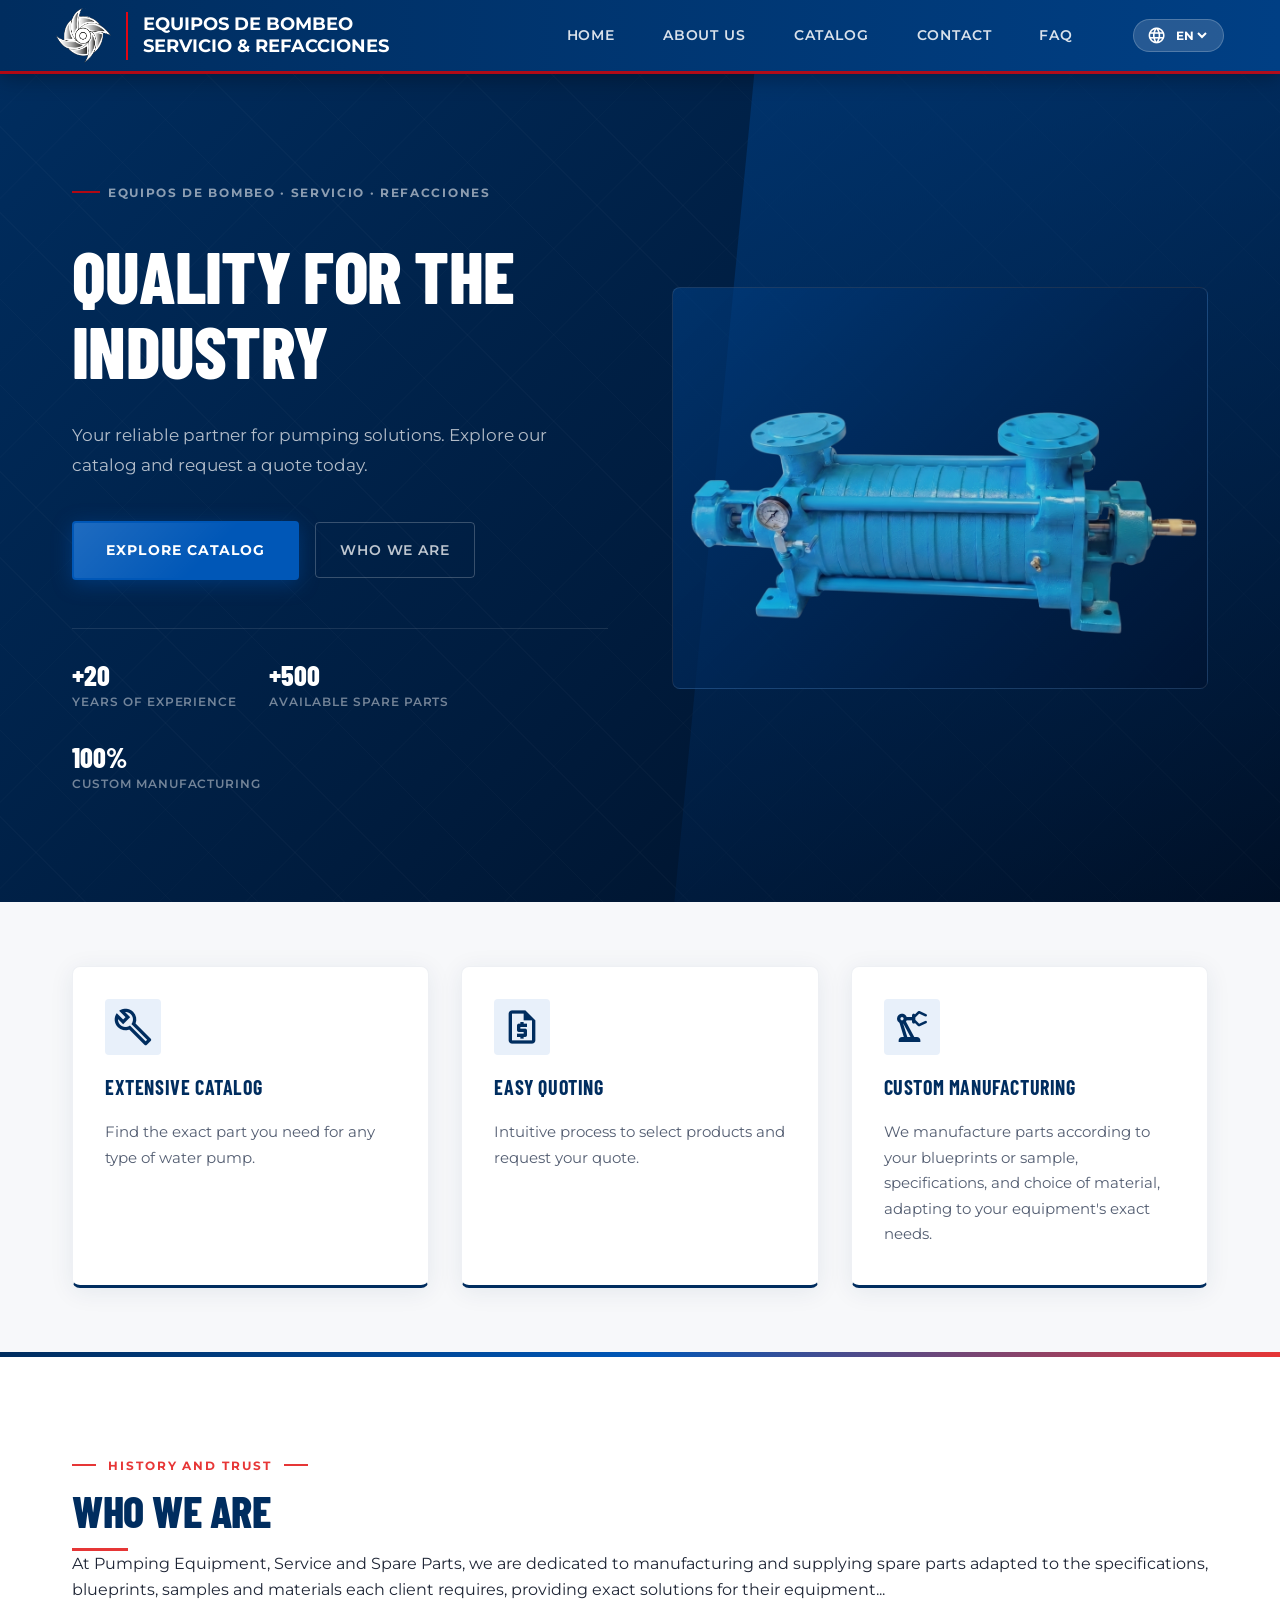
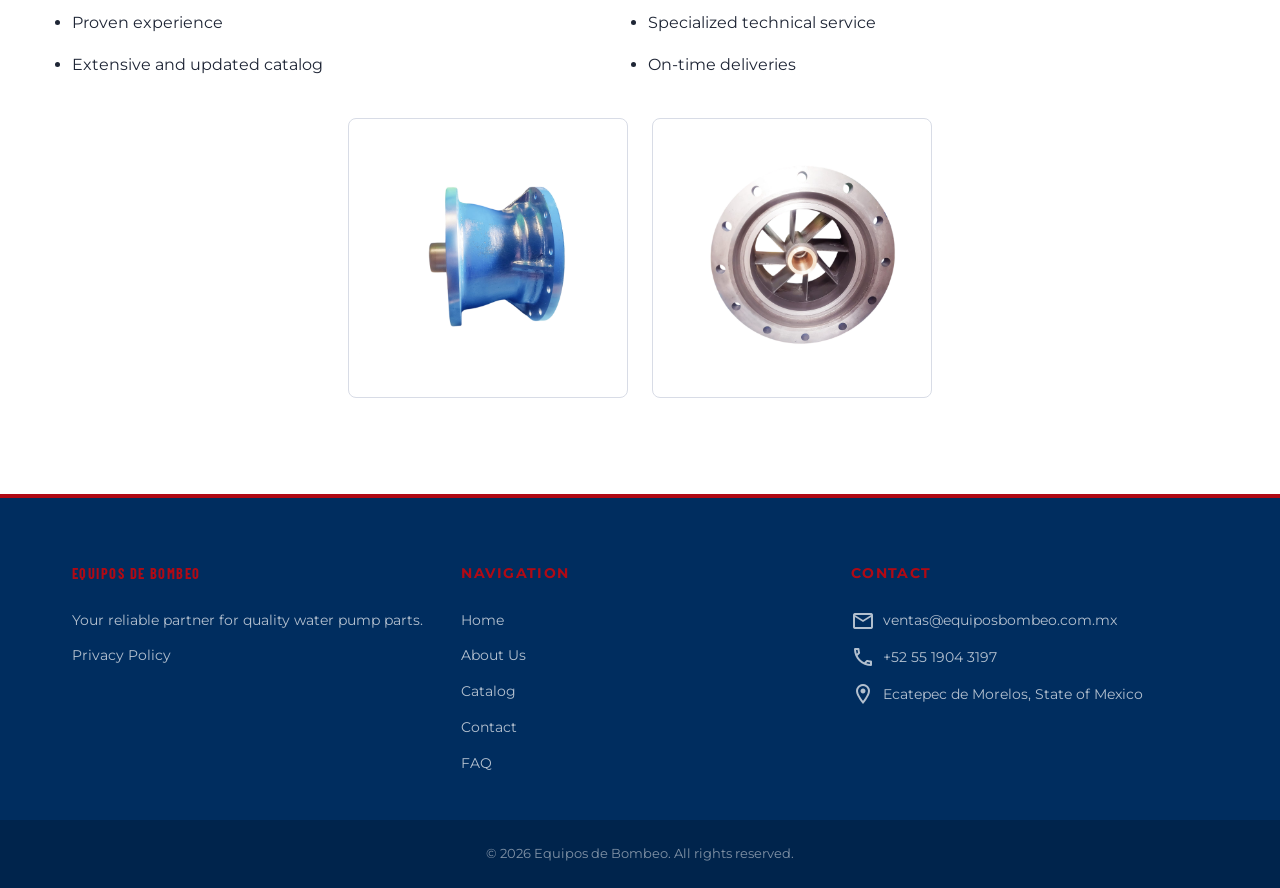
<file: public/Index.html>
<!DOCTYPE html>
<html lang="es">
<head>
  <meta charset="UTF-8">
  <meta name="viewport" content="width=device-width, initial-scale=1.0">
  <title data-i18n="page_title">Equipos de Bombeo, Servicio y Refacciones</title>
  <link rel="icon" type="image/png" href="assets/img/logo2.png">
    
    <link rel="preconnect" href="https://fonts.googleapis.com">

  <!-- Fonts -->
  <link rel="preconnect" href="https://fonts.googleapis.com">
  <link rel="preconnect" href="https://fonts.gstatic.com" crossorigin>
  <link href="https://fonts.googleapis.com/css2?family=Barlow+Condensed:wght@600;700;800&family=Montserrat:wght@400;500;600;700&display=swap" rel="stylesheet">

  <!-- Material Icons -->
  <link href="https://fonts.googleapis.com/icon?family=Material+Icons+Outlined" rel="stylesheet">

  <!-- Stylesheet -->
  <link rel="stylesheet" href="assets\public\css\styles.css">
  <link rel="stylesheet" href="assets\public\css\responsive.css">
</head>
<body>

  <!-- ══════════════════════════════════════
       HEADER — rendered by script.js
  ═══════════════════════════════════════ -->
        <header id="main-header" role="banner">
  <div class="header-inner container">
    <!-- Branding según la imagen -->
            <div class="brand-container">
      <div class="brand-icon">
        <img src="assets/img/logo2.png" alt="Logo Equipos de Bombeo" class="custom-logo" />
      </div>
      <div class="brand-divider"></div>
      <div class="brand-text">
        <div class="brand-title">EQUIPOS DE BOMBEO</div>
        <div class="brand-title">SERVICIO & REFACCIONES</div>
      </div>
    </div>
    <!-- NUEVO: Botón de Hamburguesa -->
    <button id="menu-toggle" class="mobile-menu-btn" aria-label="Abrir menú">
        <span class="material-icons-outlined">menu</span>
    </button>

    <!-- Navegación -->
    <nav class="nav-menu">
      <a href="Index.html" class="nav-link" data-i18n="nav_home">Inicio</a>
      <a href="Nosotros.html" class="nav-link" data-i18n="nav_about">Nosotros</a>
      <a href="catalogo.html" class="nav-link" data-i18n="nav_catalog">Catálogo</a>
      <a href="Contacto.html" class="nav-link" data-i18n="nav_contact">Contacto</a>
      <a href="Faq.html" class="nav-link" data-i18n="nav_faq">Preguntas Frecuentes</a>
      
      <!-- Selector de Idioma -->
      <div class="lang-selector">
        <span class="material-icons-outlined">language</span>
        <select id="language-picker">
          <option value="es">ES</option>
          <option value="en">EN</option>
        </select>
      </div>
    </nav>
  </div>
</header>

  <main id="main-content">

    <!-- ══════════════════════════════════
         HERO
    ═══════════════════════════════════ -->
    <section class="hero" id="hero-section" aria-label="Presentación principal">
      <div class="hero-content container">

        <!-- LEFT COLUMN: Copy -->
        <p class="hero-eyebrow" aria-hidden="true">Equipos de Bombeo · Servicio · Refacciones</p>

        <h1 data-i18n="hero_title">
          Calidad a la Industria
        </h1>

        <p class="hero-desc" data-i18n="hero_desc">
          Su socio confiable para soluciones de bombeo. Explore nuestro catálogo
          y solicite una cotización hoy mismo.
        </p>

        <div class="hero-actions">
          <a href="catalogo.html" class="cta-button" data-i18n="btn_explore">
            Explorar Catálogo
            <span class="material-icons-outlined" aria-hidden="true" style="font-size:1.1em;">arrow_forward</span>
          </a>
          <a href="#about-section" class="cta-button-ghost" data-i18n="btn_about">
            Quiénes Somos
          </a>
        </div>

        <div class="hero-stats" aria-label="Indicadores de experiencia">
          <div class="hero-stat">
            <strong>+20</strong>
            <span data-i18n="stat_years">Años de experiencia</span>
          </div>
          <div class="hero-stat">
            <strong>+500</strong>
            <span data-i18n="stat_parts">Refacciones disponibles</span>
          </div>
          <div class="hero-stat">
            <strong>100%</strong>
            <span data-i18n="stat_quality">Calidad garantizada</span>
          </div>
        </div>

        <!-- RIGHT COLUMN: Visual (swap img src with your photo) -->
        <div class="hero-visual" aria-hidden="true">
          <div class="hero-image-frame">
            <!-- Replace src with your high-quality pump/industrial image -->
            <img
              src="assets/img/150sinfondo.png"
              alt="Equipo de bombeo industrial de alta precisión"
              width="720"
              height="540"
              loading="eager"
              onerror="this.style.display='none'"
            >
          </div>
        </div>

      </div><!-- /.hero-content -->
    </section>

    <!-- ══════════════════════════════════
         FEATURES
    ═══════════════════════════════════ -->
    <section class="features" id="features-section" aria-labelledby="features-heading">

      <!-- Optional header row (uncomment if desired) -->
      <!--
      <div class="features-header">
        <p class="section-eyebrow">Por qué elegirnos</p>
        <h2 id="features-heading" class="section-title">Ventajas Clave</h2>
      </div>
      -->

      <article class="feature-card">
        <span class="material-icons-outlined" aria-hidden="true">build</span>
        <h3 data-i18n="feat_1_title">Amplio Catálogo</h3>
        <p data-i18n="feat_1_desc">
          Encuentre la pieza exacta que necesita para cualquier tipo de bomba de agua.
        </p>
      </article>

      <article class="feature-card">
        <span class="material-icons-outlined" aria-hidden="true">request_quote</span>
        <h3 data-i18n="feat_2_title">Cotización Sencilla</h3>
        <p data-i18n="feat_2_desc">
          Proceso intuitivo para seleccionar productos y solicitar su cotización.
        </p>
      </article>

      <article class="feature-card">
        <span class="material-icons-outlined" aria-hidden="true">precision_manufacturing</span>
        <h3 data-i18n="feat_3_title">Fabricación a Medida</h3>
        <p data-i18n="feat_3_desc">
          Fabricamos piezas según sus planos, especificaciones y elección de material, adaptándonos a las exigencias exactas de su equipo.
        </p>
      </article>

    </section>

    <!-- ══════════════════════════════════
         ABOUT US
    ═══════════════════════════════════ -->
      <!-- SECCIÓN QUIÉNES SOMOS ACTUALIZADA -->
<section class="about-us" id="about-section">
    <div class="container">
        <div class="about-text-full">
            <p class="section-eyebrow" data-i18n="about_eyebrow">Nuestra empresa</p>
            <h2 class="section-title" data-i18n="about_title">Quiénes Somos</h2>
            <p class="about-desc" data-i18n="about_desc">
                En Equipos de Bombeo, Servicio y Refacciones, nos dedicamos a fabricar y suministrar refacciones adaptadas a las especificaciones, planos y materiales que cada cliente requiere, brindando soluciones exactas para sus equipos...
            </p>
            <ul class="about-values">
                <li data-i18n="value_experience">Experiencia comprobada</li>
                <li data-i18n="value_service">Servicio técnico especializado</li>
                <li data-i18n="value_catalog">Catálogo amplio y actualizado</li>
                <li data-i18n="value_delivery">Entregas a tiempo</li>
            </ul>
        </div>
      </div>
        <!-- Galería de 4 imágenes debajo -->
              <div class="about-gallery-grid">
          <div class="gallery-item"><img src="assets/img/Pieza-Photoroom.png" alt="Pieza 1"></div>
          <div class="gallery-item"><img src="assets/img/Pieza2-Photoroom.png" alt="Pieza 2"></div>
      </div>
</section>

<!-- FOOTER ACTUALIZADO -->
<footer id="main-footer">
    <div class="footer-container container">
        <div class="footer-col about">
            <h4 class="footer-logo">EQUIPOS DE BOMBEO</h4>
            <p data-i18n="footer_about_desc">Su socio confiable para piezas de bomba de agua de calidad.</p>
            <li><a href="aviso-de-privacidad.html" data-i18n="nav_privacidad">Aviso de Privacidad</a></li>
        </div>
        
        <div class="footer-col links">
            <h4 data-i18n="footer_nav_title">Navegación</h4>
            <ul>
                <li><a href="Index.html" data-i18n="nav_home">Inicio</a></li>
                <li><a href="Nosotros.html" data-i18n="nav_about">Nosotros</a></li>
                <li><a href="catalogo.html" data-i18n="nav_catalog">Catálogo</a></li>
                <li><a href="Contacto.html" data-i18n="nav_contact">Contacto</a></li>
                <li><a href="Faq.html" data-i18n="nav_faq">Preguntas Frecuentes</a></li>
            </ul>
        </div>
        
        <div class="footer-col contact">
            <h4 data-i18n="footer_contact_title">Contacto</h4>
            <p><span class="material-icons-outlined">email</span> ventas@equiposbombeo.com.mx</p>
            <p><span class="material-icons-outlined">phone</span>+52 55 1904 3197</p>
            <p>
                <span class="material-icons-outlined">location_on</span> 
                <span data-i18n="footer_address">Ecatepec de Morelos, Estado de Méxica</span>
            </p>
        </div>
    </div>
    <div class="footer-bottom">
        <p data-i18n="footer_copyright">© 2026 Equipos de Bombeo. Todos los derechos reservados.</p>
    </div>
</footer>

  <!-- Scripts -->
  <script src="assets/public/js/script_web.js"></script>
  <script src="assets/public/js/traducciones.js"></script>

</body>
</html>
</file>
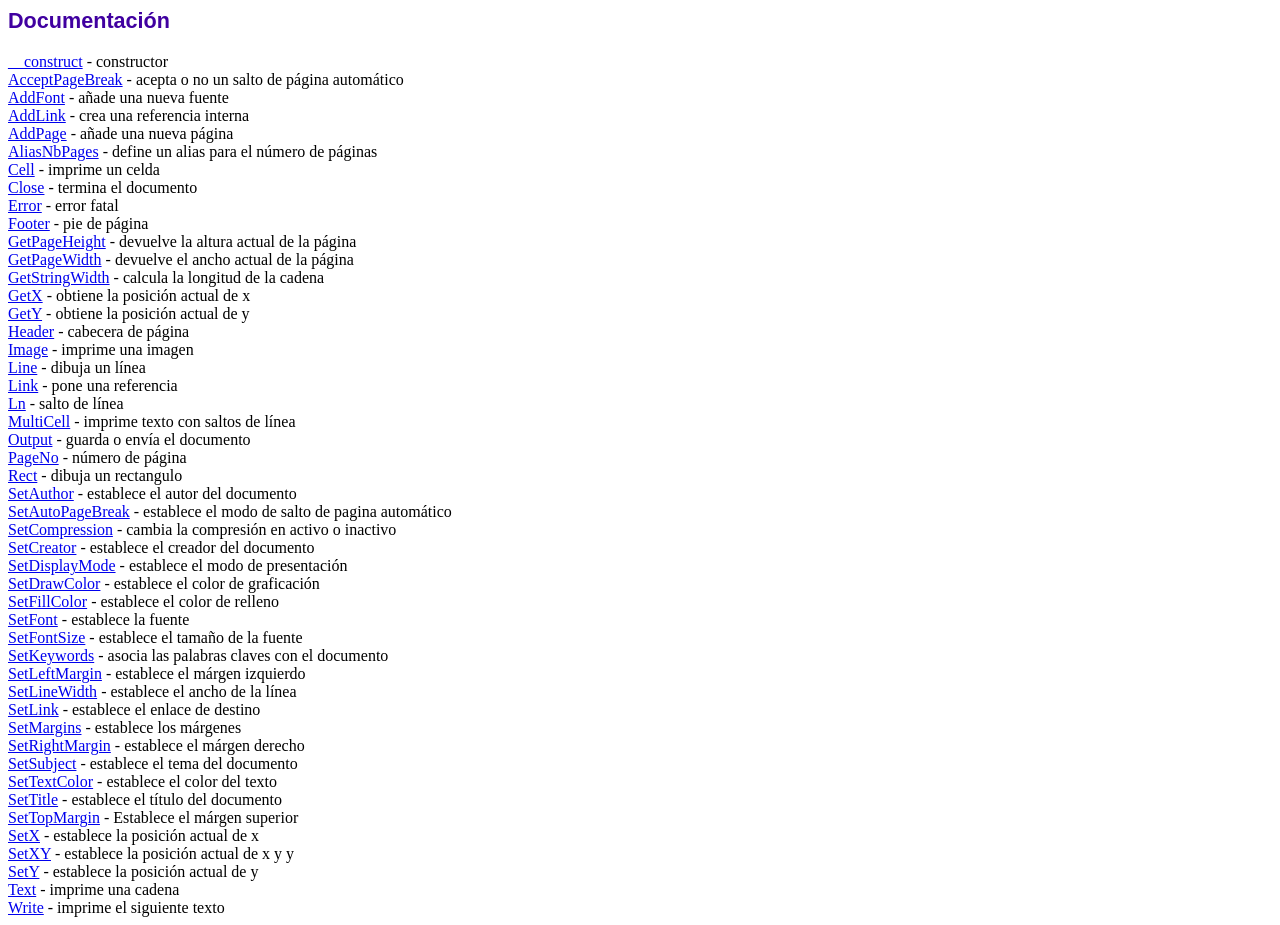
<file: fpdf/doc/index.htm>
<!DOCTYPE html PUBLIC "-//W3C//DTD HTML 4.01 Transitional//EN">
<html>
<head>
<meta http-equiv="Content-Type" content="text/html; charset=UTF-8">
<title>Documentación</title>
<link type="text/css" rel="stylesheet" href="../fpdf.css">
</head>
<body>
<h1>Documentación</h1>
<a href="__construct.htm">__construct</a> - constructor<br>
<a href="acceptpagebreak.htm">AcceptPageBreak</a> - acepta o no un salto de página automático<br>
<a href="addfont.htm">AddFont</a> - añade una nueva fuente<br>
<a href="addlink.htm">AddLink</a> - crea una referencia interna<br>
<a href="addpage.htm">AddPage</a> - añade una nueva página<br>
<a href="aliasnbpages.htm">AliasNbPages</a> - define un alias para el número de páginas<br>
<a href="cell.htm">Cell</a> - imprime un celda<br>
<a href="close.htm">Close</a> - termina el documento<br>
<a href="error.htm">Error</a> - error fatal<br>
<a href="footer.htm">Footer</a> - pie de página<br>
<a href="getpageheight.htm">GetPageHeight</a> - devuelve la altura actual de la página<br>
<a href="getpagewidth.htm">GetPageWidth</a> - devuelve el ancho actual de la página<br>
<a href="getstringwidth.htm">GetStringWidth</a> - calcula la longitud de la cadena<br>
<a href="getx.htm">GetX</a> - obtiene la posición actual de x<br>
<a href="gety.htm">GetY</a> - obtiene la posición actual de y<br>
<a href="header.htm">Header</a> - cabecera de página<br>
<a href="image.htm">Image</a> - imprime una imagen<br>
<a href="line.htm">Line</a> - dibuja un línea<br>
<a href="link.htm">Link</a> - pone una referencia<br>
<a href="ln.htm">Ln</a> - salto de línea<br>
<a href="multicell.htm">MultiCell</a> - imprime texto con saltos de línea<br>
<a href="output.htm">Output</a> - guarda o envía el documento<br>
<a href="pageno.htm">PageNo</a> - número de página<br>
<a href="rect.htm">Rect</a> - dibuja un rectangulo<br>
<a href="setauthor.htm">SetAuthor</a> - establece el autor del documento<br>
<a href="setautopagebreak.htm">SetAutoPageBreak</a> - establece el modo de salto de pagina automático<br>
<a href="setcompression.htm">SetCompression</a> - cambia la compresión en activo o inactivo<br>
<a href="setcreator.htm">SetCreator</a> - establece el creador del documento<br>
<a href="setdisplaymode.htm">SetDisplayMode</a> - establece el modo de presentación<br>
<a href="setdrawcolor.htm">SetDrawColor</a> - establece el color de graficación<br>
<a href="setfillcolor.htm">SetFillColor</a> - establece el color de relleno<br>
<a href="setfont.htm">SetFont</a> - establece la fuente<br>
<a href="setfontsize.htm">SetFontSize</a> - establece el tamaño de la fuente<br>
<a href="setkeywords.htm">SetKeywords</a> - asocia las palabras claves con el documento<br>
<a href="setleftmargin.htm">SetLeftMargin</a> - establece el márgen izquierdo<br>
<a href="setlinewidth.htm">SetLineWidth</a> - establece el ancho de la línea<br>
<a href="setlink.htm">SetLink</a> - establece el enlace de destino<br>
<a href="setmargins.htm">SetMargins</a> - establece los márgenes<br>
<a href="setrightmargin.htm">SetRightMargin</a> - establece el márgen derecho<br>
<a href="setsubject.htm">SetSubject</a> - establece el tema del documento<br>
<a href="settextcolor.htm">SetTextColor</a> - establece el color del texto<br>
<a href="settitle.htm">SetTitle</a> - establece el título del documento<br>
<a href="settopmargin.htm">SetTopMargin</a> - Establece el márgen superior<br>
<a href="setx.htm">SetX</a> - establece la posición actual de x<br>
<a href="setxy.htm">SetXY</a> - establece la posición actual de x y y<br>
<a href="sety.htm">SetY</a> - establece la posición actual de y<br>
<a href="text.htm">Text</a> - imprime una cadena<br>
<a href="write.htm">Write</a> - imprime el siguiente texto<br>
</body>
</html>
</file>
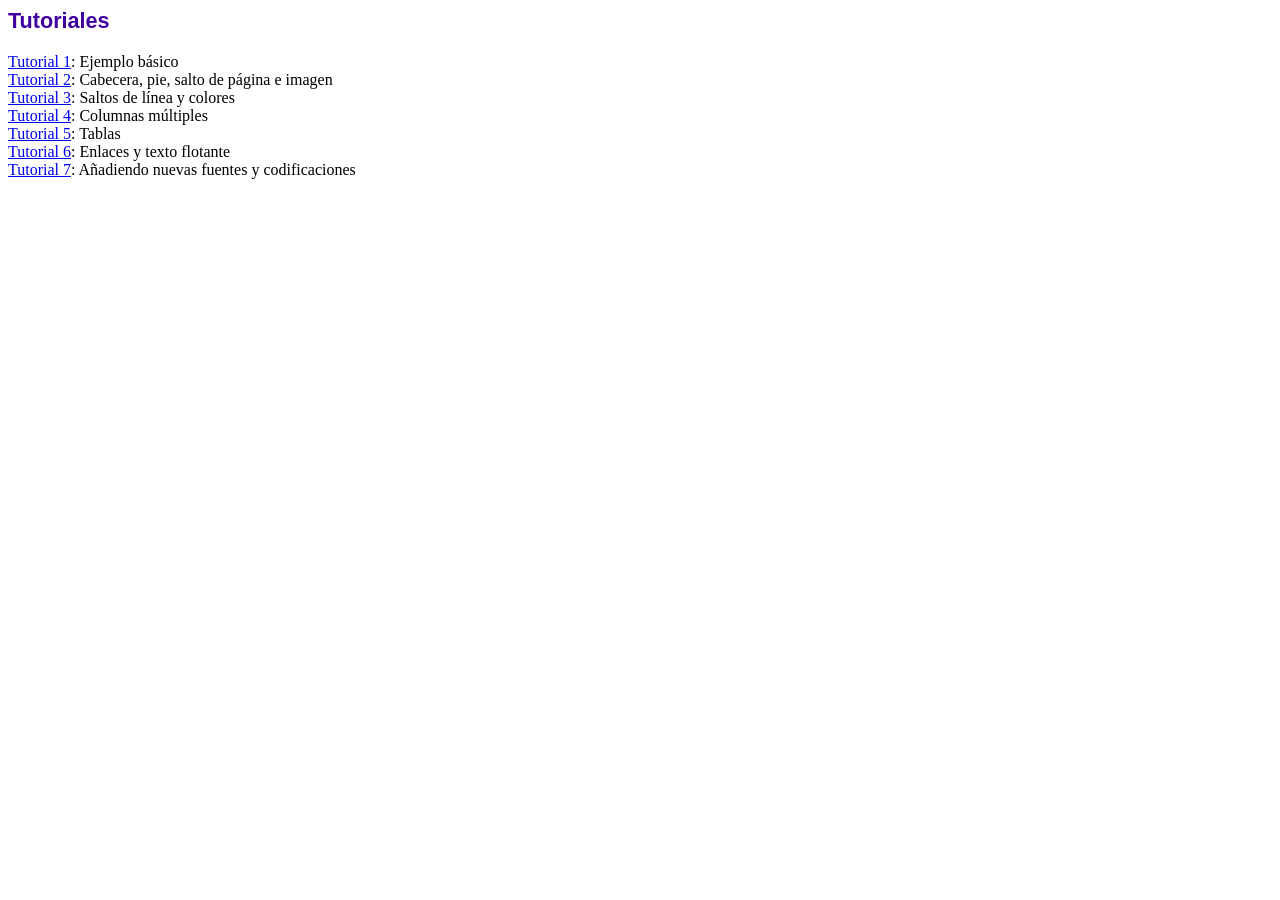
<file: fpdf/tutorial/index.htm>
<!DOCTYPE html PUBLIC "-//W3C//DTD HTML 4.01 Transitional//EN">
<html>
<head>
<meta http-equiv="Content-Type" content="text/html; charset=UTF-8">
<title>Tutoriales</title>
<link type="text/css" rel="stylesheet" href="../fpdf.css">
</head>
<body>
<h1>Tutoriales</h1>
<ul style="list-style-type:none; margin-left:0; padding-left:0">
<li><a href="tuto1.htm">Tutorial 1</a>: Ejemplo básico</li>
<li><a href="tuto2.htm">Tutorial 2</a>: Cabecera, pie, salto de página e imagen</li>
<li><a href="tuto3.htm">Tutorial 3</a>: Saltos de línea y colores</li>
<li><a href="tuto4.htm">Tutorial 4</a>: Columnas múltiples</li>
<li><a href="tuto5.htm">Tutorial 5</a>: Tablas</li>
<li><a href="tuto6.htm">Tutorial 6</a>: Enlaces y texto flotante</li>
<li><a href="tuto7.htm">Tutorial 7</a>: Añadiendo nuevas fuentes y codificaciones</li>
</ul>
</body>
</html>
</file>
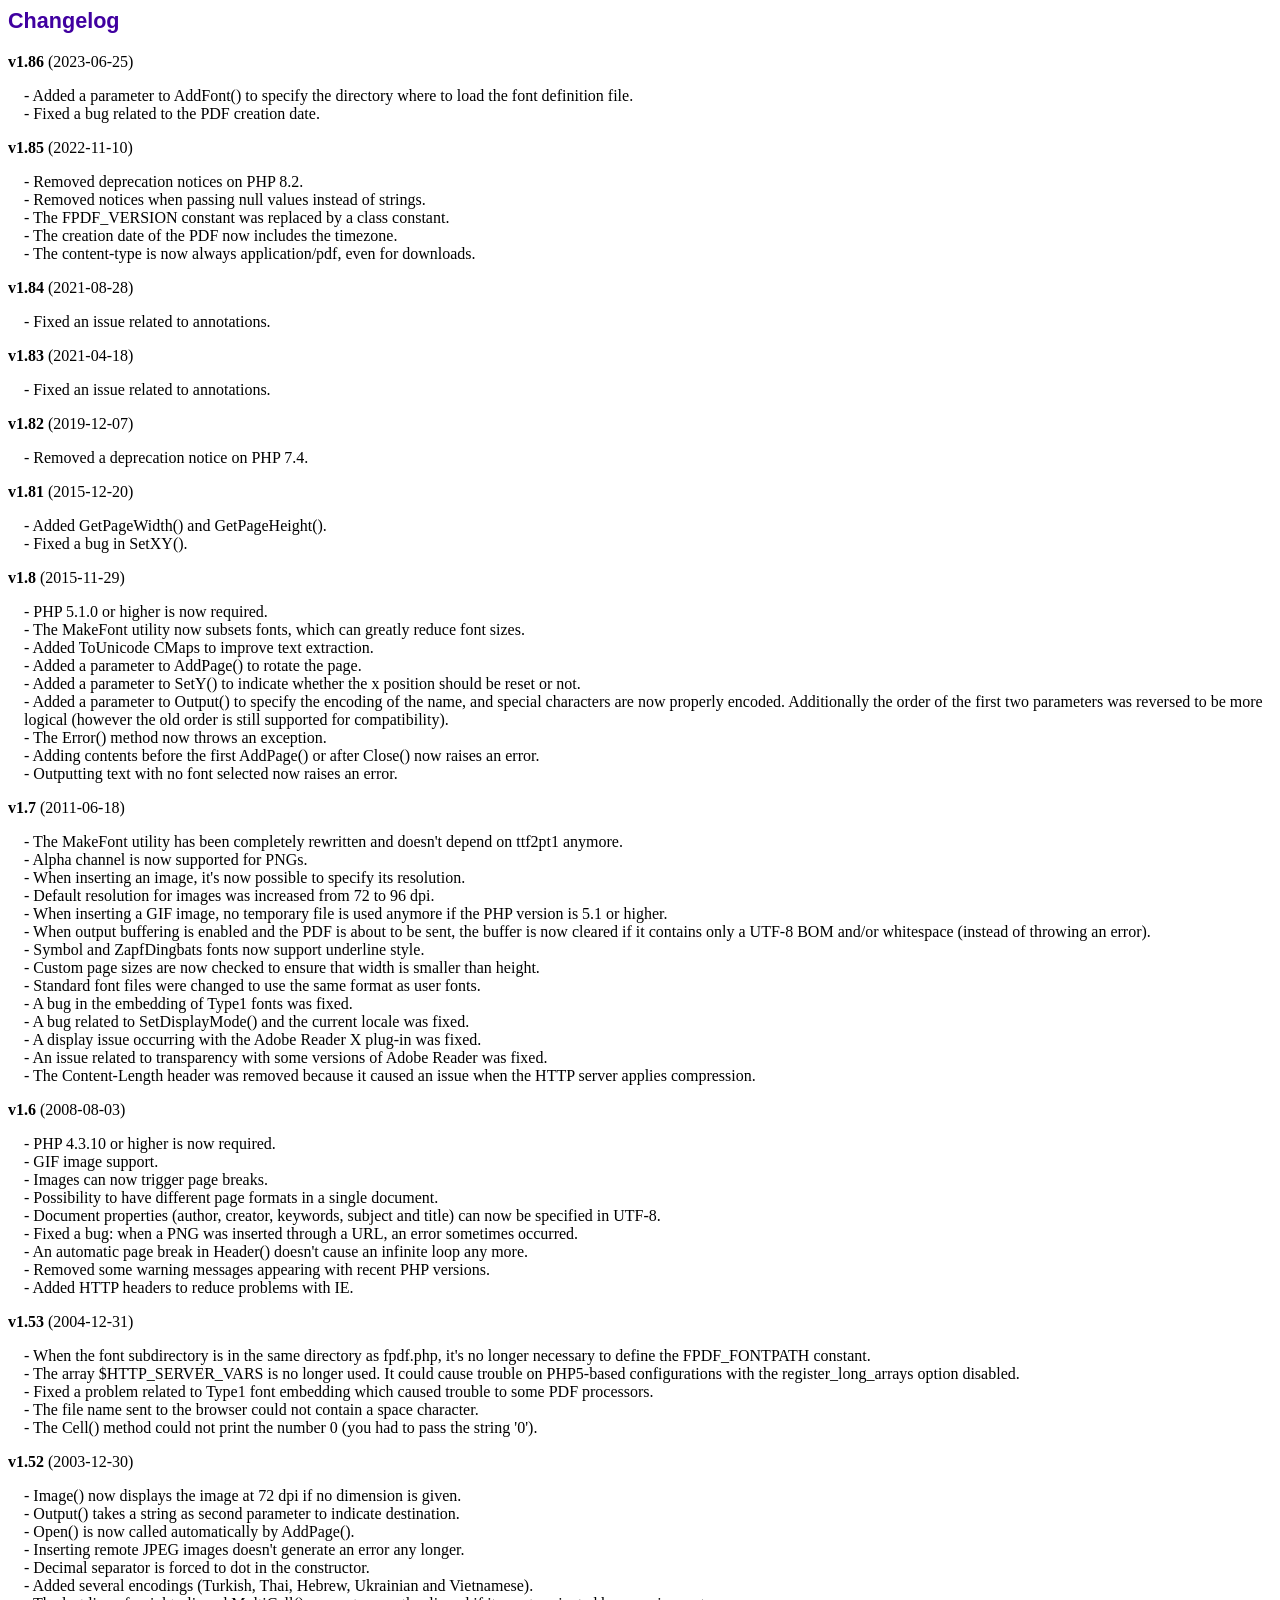
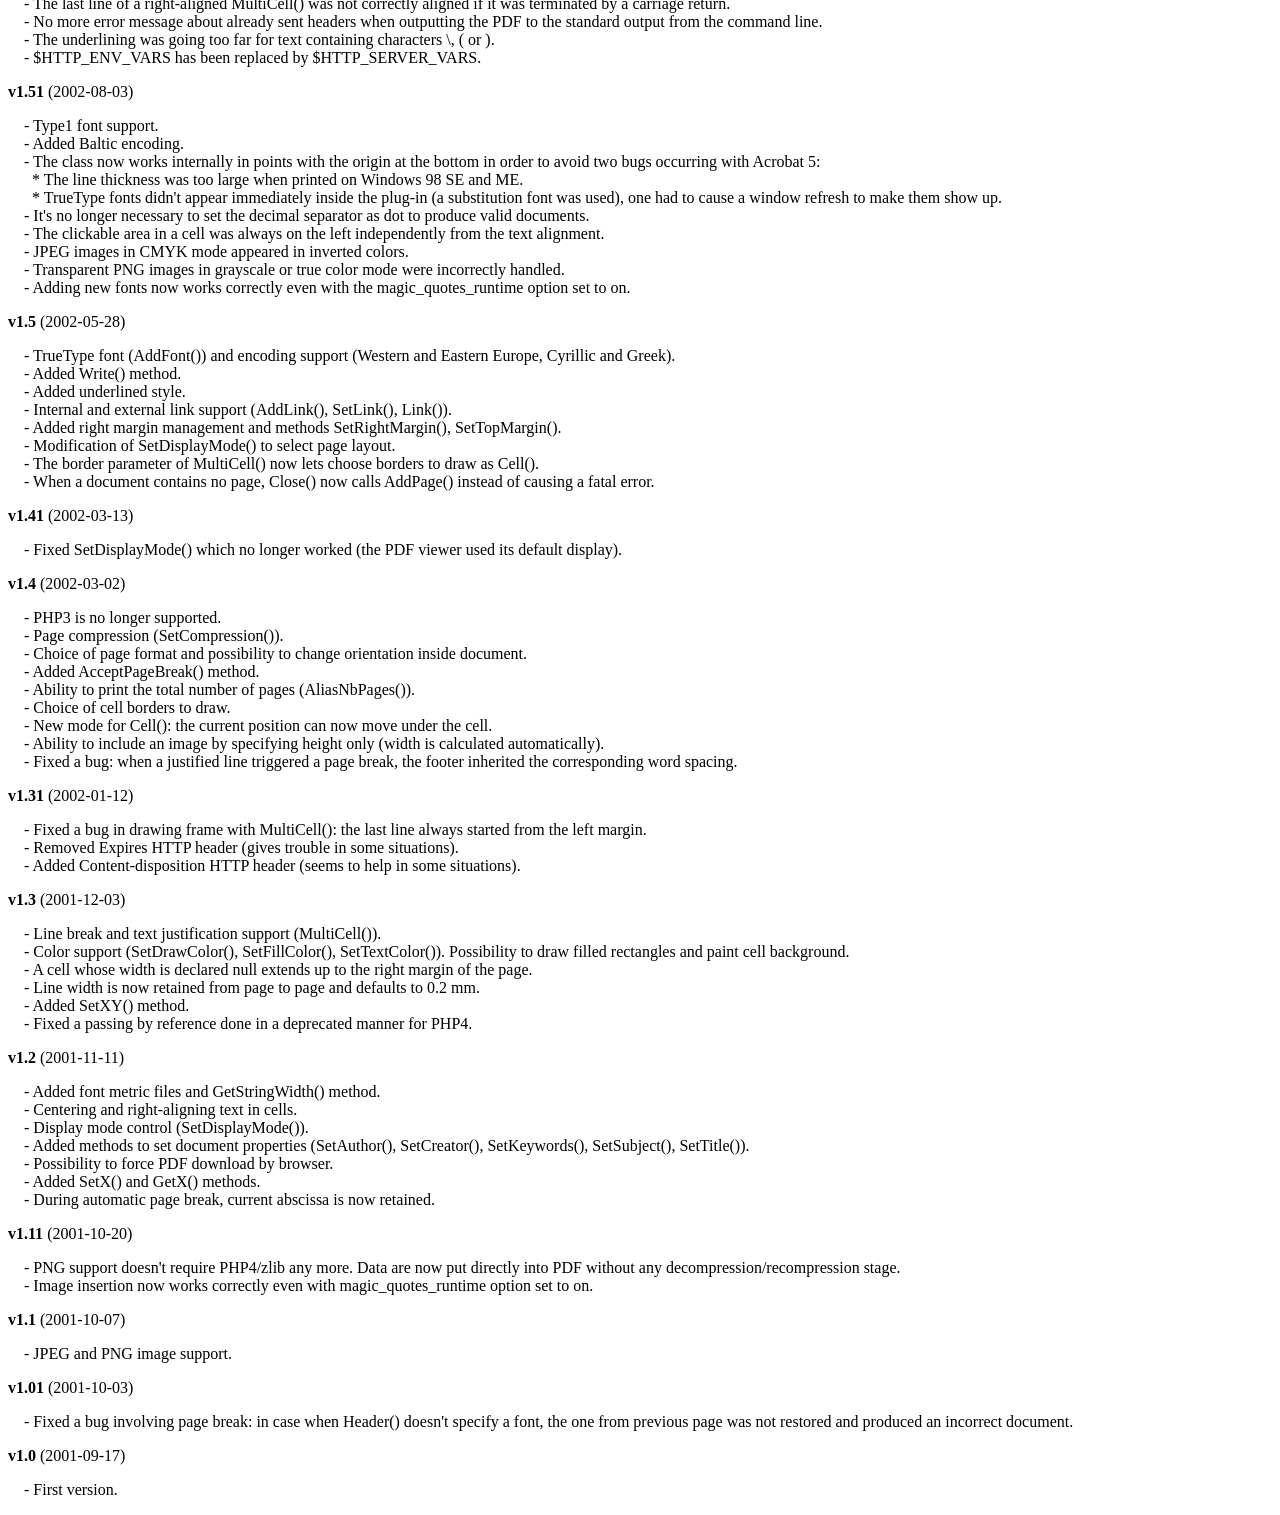
<file: fpdf/changelog.htm>
<!DOCTYPE html PUBLIC "-//W3C//DTD HTML 4.01 Transitional//EN">
<html>
<head>
<meta http-equiv="Content-Type" content="text/html; charset=UTF-8">
<title>Changelog</title>
<link type="text/css" rel="stylesheet" href="fpdf.css">
<style type="text/css">
dd {margin:1em 0 1em 1em}
</style>
</head>
<body>
<h1>Changelog</h1>
<dl>
<dt><strong>v1.86</strong> (2023-06-25)</dt>
<dd>
- Added a parameter to AddFont() to specify the directory where to load the font definition file.<br>
- Fixed a bug related to the PDF creation date.<br>
</dd>
<dt><strong>v1.85</strong> (2022-11-10)</dt>
<dd>
- Removed deprecation notices on PHP 8.2.<br>
- Removed notices when passing null values instead of strings.<br>
- The FPDF_VERSION constant was replaced by a class constant.<br>
- The creation date of the PDF now includes the timezone.<br>
- The content-type is now always application/pdf, even for downloads.<br>
</dd>
<dt><strong>v1.84</strong> (2021-08-28)</dt>
<dd>
- Fixed an issue related to annotations.<br>
</dd>
<dt><strong>v1.83</strong> (2021-04-18)</dt>
<dd>
- Fixed an issue related to annotations.<br>
</dd>
<dt><strong>v1.82</strong> (2019-12-07)</dt>
<dd>
- Removed a deprecation notice on PHP 7.4.<br>
</dd>
<dt><strong>v1.81</strong> (2015-12-20)</dt>
<dd>
- Added GetPageWidth() and GetPageHeight().<br>
- Fixed a bug in SetXY().<br>
</dd>
<dt><strong>v1.8</strong> (2015-11-29)</dt>
<dd>
- PHP 5.1.0 or higher is now required.<br>
- The MakeFont utility now subsets fonts, which can greatly reduce font sizes.<br>
- Added ToUnicode CMaps to improve text extraction.<br>
- Added a parameter to AddPage() to rotate the page.<br>
- Added a parameter to SetY() to indicate whether the x position should be reset or not.<br>
- Added a parameter to Output() to specify the encoding of the name, and special characters are now properly encoded. Additionally the order of the first two parameters was reversed to be more logical (however the old order is still supported for compatibility).<br>
- The Error() method now throws an exception.<br>
- Adding contents before the first AddPage() or after Close() now raises an error.<br>
- Outputting text with no font selected now raises an error.<br>
</dd>
<dt><strong>v1.7</strong> (2011-06-18)</dt>
<dd>
- The MakeFont utility has been completely rewritten and doesn't depend on ttf2pt1 anymore.<br>
- Alpha channel is now supported for PNGs.<br>
- When inserting an image, it's now possible to specify its resolution.<br>
- Default resolution for images was increased from 72 to 96 dpi.<br>
- When inserting a GIF image, no temporary file is used anymore if the PHP version is 5.1 or higher.<br>
- When output buffering is enabled and the PDF is about to be sent, the buffer is now cleared if it contains only a UTF-8 BOM and/or whitespace (instead of throwing an error).<br>
- Symbol and ZapfDingbats fonts now support underline style.<br>
- Custom page sizes are now checked to ensure that width is smaller than height.<br>
- Standard font files were changed to use the same format as user fonts.<br>
- A bug in the embedding of Type1 fonts was fixed.<br>
- A bug related to SetDisplayMode() and the current locale was fixed.<br>
- A display issue occurring with the Adobe Reader X plug-in was fixed.<br>
- An issue related to transparency with some versions of Adobe Reader was fixed.<br>
- The Content-Length header was removed because it caused an issue when the HTTP server applies compression.<br>
</dd>
<dt><strong>v1.6</strong> (2008-08-03)</dt>
<dd>
- PHP 4.3.10 or higher is now required.<br>
- GIF image support.<br>
- Images can now trigger page breaks.<br>
- Possibility to have different page formats in a single document.<br>
- Document properties (author, creator, keywords, subject and title) can now be specified in UTF-8.<br>
- Fixed a bug: when a PNG was inserted through a URL, an error sometimes occurred.<br>
- An automatic page break in Header() doesn't cause an infinite loop any more.<br>
- Removed some warning messages appearing with recent PHP versions.<br>
- Added HTTP headers to reduce problems with IE.<br>
</dd>
<dt><strong>v1.53</strong> (2004-12-31)</dt>
<dd>
- When the font subdirectory is in the same directory as fpdf.php, it's no longer necessary to define the FPDF_FONTPATH constant.<br>
- The array $HTTP_SERVER_VARS is no longer used. It could cause trouble on PHP5-based configurations with the register_long_arrays option disabled.<br>
- Fixed a problem related to Type1 font embedding which caused trouble to some PDF processors.<br>
- The file name sent to the browser could not contain a space character.<br>
- The Cell() method could not print the number 0 (you had to pass the string '0').<br>
</dd>
<dt><strong>v1.52</strong> (2003-12-30)</dt>
<dd>
- Image() now displays the image at 72 dpi if no dimension is given.<br>
- Output() takes a string as second parameter to indicate destination.<br>
- Open() is now called automatically by AddPage().<br>
- Inserting remote JPEG images doesn't generate an error any longer.<br>
- Decimal separator is forced to dot in the constructor.<br>
- Added several encodings (Turkish, Thai, Hebrew, Ukrainian and Vietnamese).<br>
- The last line of a right-aligned MultiCell() was not correctly aligned if it was terminated by a carriage return.<br>
- No more error message about already sent headers when outputting the PDF to the standard output from the command line.<br>
- The underlining was going too far for text containing characters \, ( or ).<br>
- $HTTP_ENV_VARS has been replaced by $HTTP_SERVER_VARS.<br>
</dd>
<dt><strong>v1.51</strong> (2002-08-03)</dt>
<dd>
- Type1 font support.<br>
- Added Baltic encoding.<br>
- The class now works internally in points with the origin at the bottom in order to avoid two bugs occurring with Acrobat 5:<br>&nbsp;&nbsp;* The line thickness was too large when printed on Windows 98 SE and ME.<br>&nbsp;&nbsp;* TrueType fonts didn't appear immediately inside the plug-in (a substitution font was used), one had to cause a window refresh to make them show up.<br>
- It's no longer necessary to set the decimal separator as dot to produce valid documents.<br>
- The clickable area in a cell was always on the left independently from the text alignment.<br>
- JPEG images in CMYK mode appeared in inverted colors.<br>
- Transparent PNG images in grayscale or true color mode were incorrectly handled.<br>
- Adding new fonts now works correctly even with the magic_quotes_runtime option set to on.<br>
</dd>
<dt><strong>v1.5</strong> (2002-05-28)</dt>
<dd>
- TrueType font (AddFont()) and encoding support (Western and Eastern Europe, Cyrillic and Greek).<br>
- Added Write() method.<br>
- Added underlined style.<br>
- Internal and external link support (AddLink(), SetLink(), Link()).<br>
- Added right margin management and methods SetRightMargin(), SetTopMargin().<br>
- Modification of SetDisplayMode() to select page layout.<br>
- The border parameter of MultiCell() now lets choose borders to draw as Cell().<br>
- When a document contains no page, Close() now calls AddPage() instead of causing a fatal error.<br>
</dd>
<dt><strong>v1.41</strong> (2002-03-13)</dt>
<dd>
- Fixed SetDisplayMode() which no longer worked (the PDF viewer used its default display).<br>
</dd>
<dt><strong>v1.4</strong> (2002-03-02)</dt>
<dd>
- PHP3 is no longer supported.<br>
- Page compression (SetCompression()).<br>
- Choice of page format and possibility to change orientation inside document.<br>
- Added AcceptPageBreak() method.<br>
- Ability to print the total number of pages (AliasNbPages()).<br>
- Choice of cell borders to draw.<br>
- New mode for Cell(): the current position can now move under the cell.<br>
- Ability to include an image by specifying height only (width is calculated automatically).<br>
- Fixed a bug: when a justified line triggered a page break, the footer inherited the corresponding word spacing.<br>
</dd>
<dt><strong>v1.31</strong> (2002-01-12)</dt>
<dd>
- Fixed a bug in drawing frame with MultiCell(): the last line always started from the left margin.<br>
- Removed Expires HTTP header (gives trouble in some situations).<br>
- Added Content-disposition HTTP header (seems to help in some situations).<br>
</dd>
<dt><strong>v1.3</strong> (2001-12-03)</dt>
<dd>
- Line break and text justification support (MultiCell()).<br>
- Color support (SetDrawColor(), SetFillColor(), SetTextColor()). Possibility to draw filled rectangles and paint cell background.<br>
- A cell whose width is declared null extends up to the right margin of the page.<br>
- Line width is now retained from page to page and defaults to 0.2 mm.<br>
- Added SetXY() method.<br>
- Fixed a passing by reference done in a deprecated manner for PHP4.<br>
</dd>
<dt><strong>v1.2</strong> (2001-11-11)</dt>
<dd>
- Added font metric files and GetStringWidth() method.<br>
- Centering and right-aligning text in cells.<br>
- Display mode control (SetDisplayMode()).<br>
- Added methods to set document properties (SetAuthor(), SetCreator(), SetKeywords(), SetSubject(), SetTitle()).<br>
- Possibility to force PDF download by browser.<br>
- Added SetX() and GetX() methods.<br>
- During automatic page break, current abscissa is now retained.<br>
</dd>
<dt><strong>v1.11</strong> (2001-10-20)</dt>
<dd>
- PNG support doesn't require PHP4/zlib any more. Data are now put directly into PDF without any decompression/recompression stage.<br>
- Image insertion now works correctly even with magic_quotes_runtime option set to on.<br>
</dd>
<dt><strong>v1.1</strong> (2001-10-07)</dt>
<dd>
- JPEG and PNG image support.<br>
</dd>
<dt><strong>v1.01</strong> (2001-10-03)</dt>
<dd>
- Fixed a bug involving page break: in case when Header() doesn't specify a font, the one from previous page was not restored and produced an incorrect document.<br>
</dd>
<dt><strong>v1.0</strong> (2001-09-17)</dt>
<dd>
- First version.<br>
</dd>
</dl>
</body>
</html>
</file>
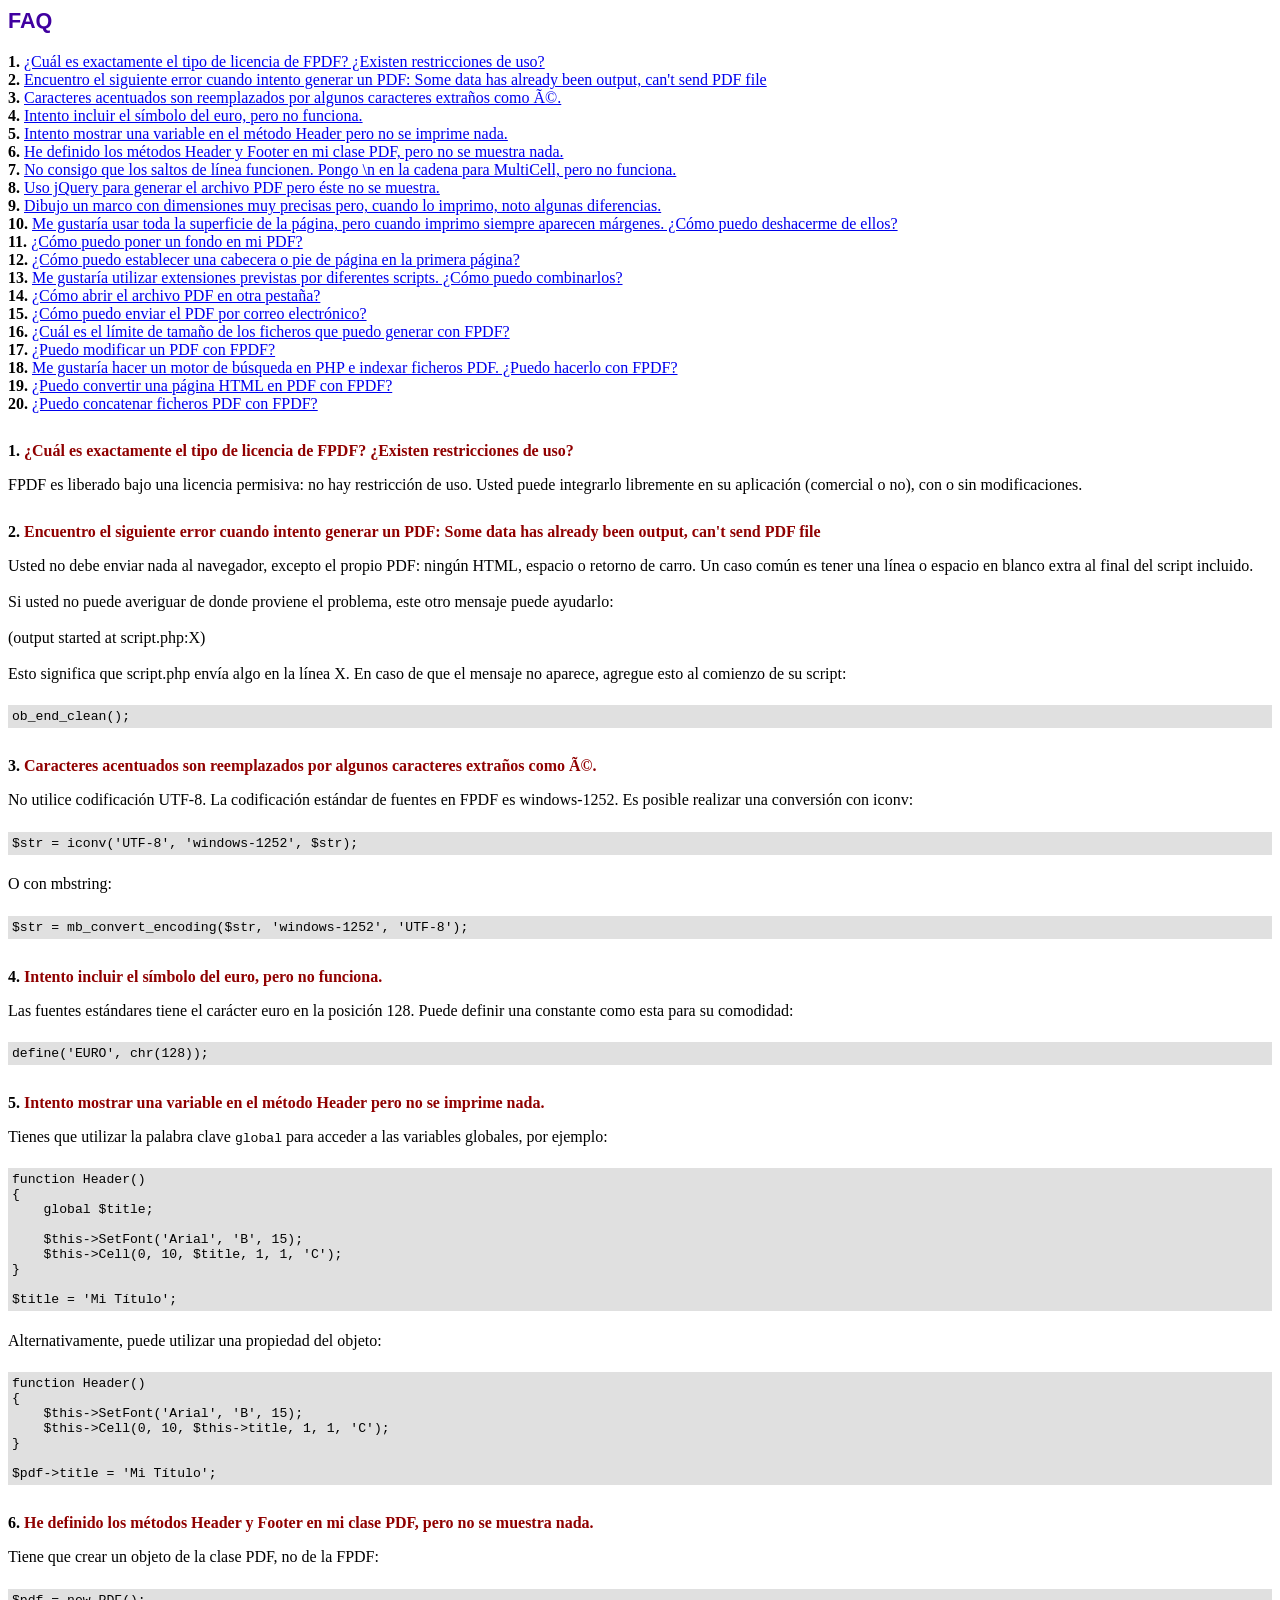
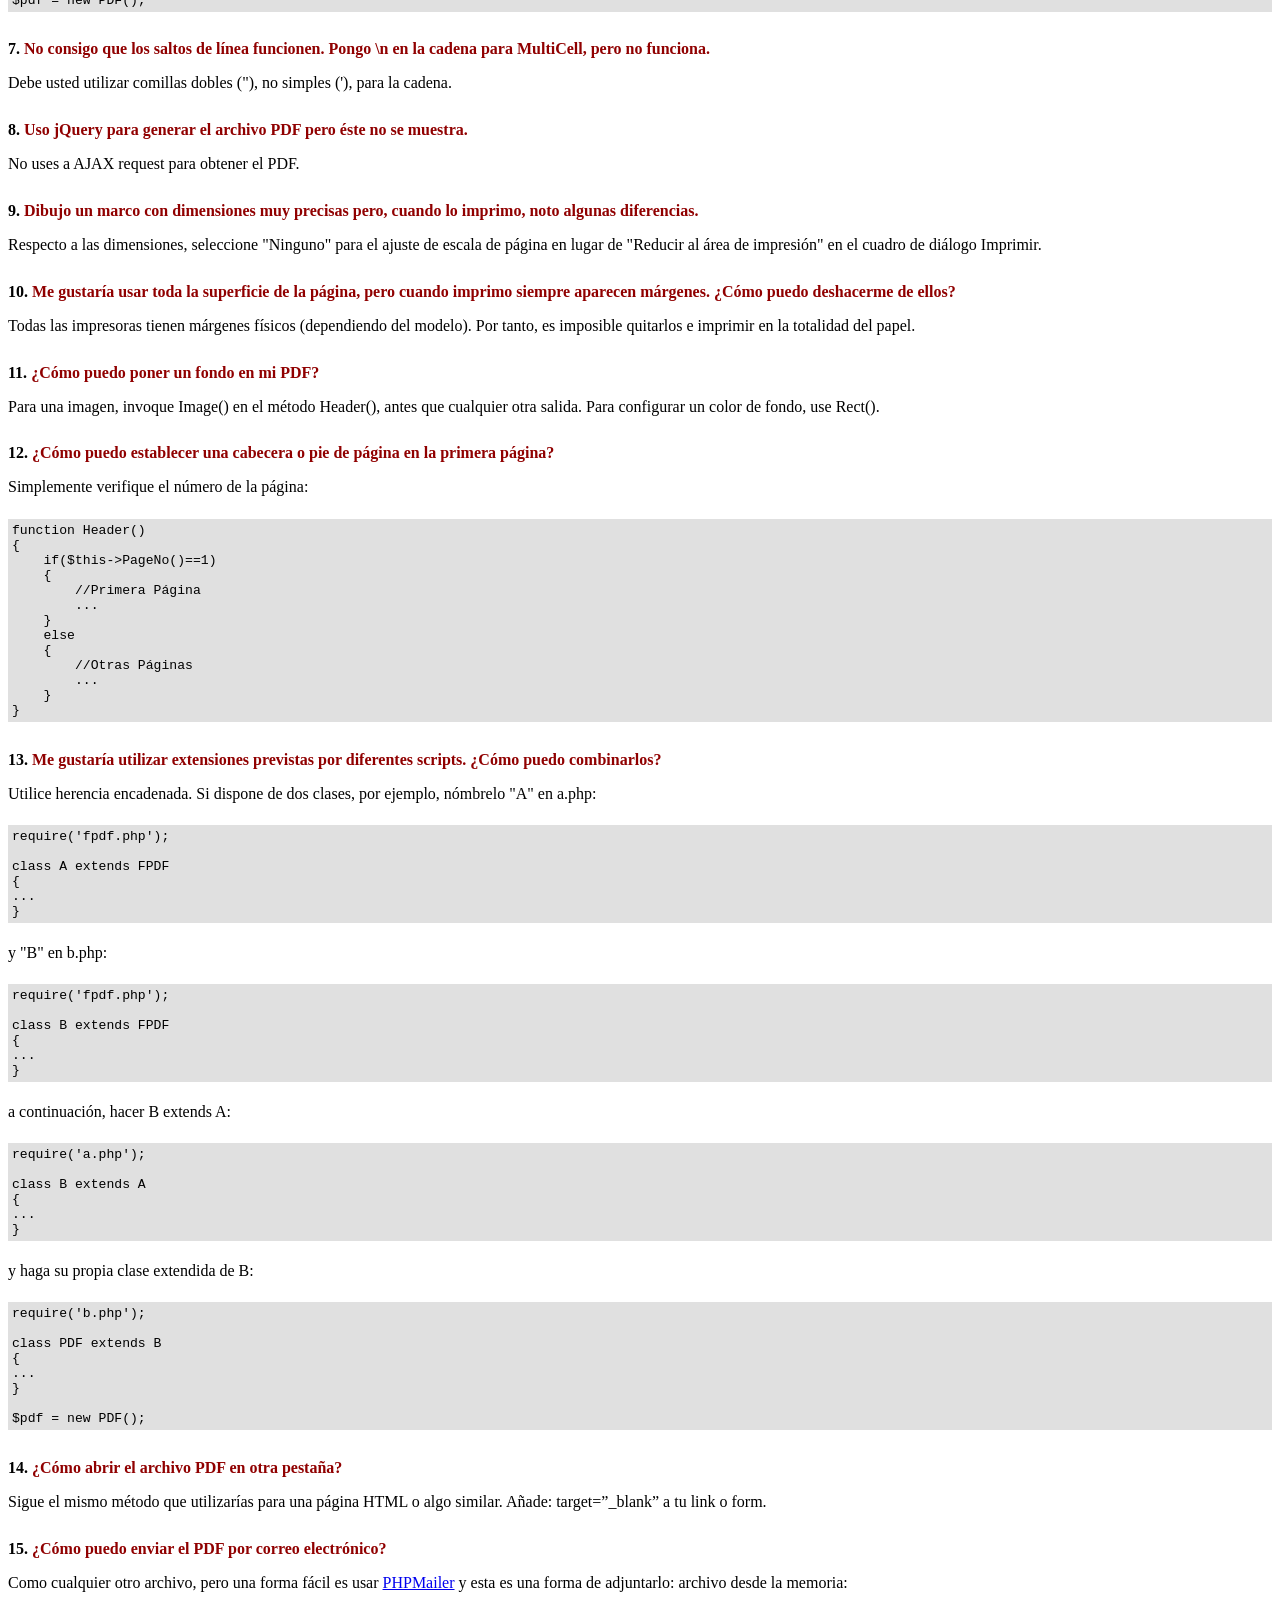
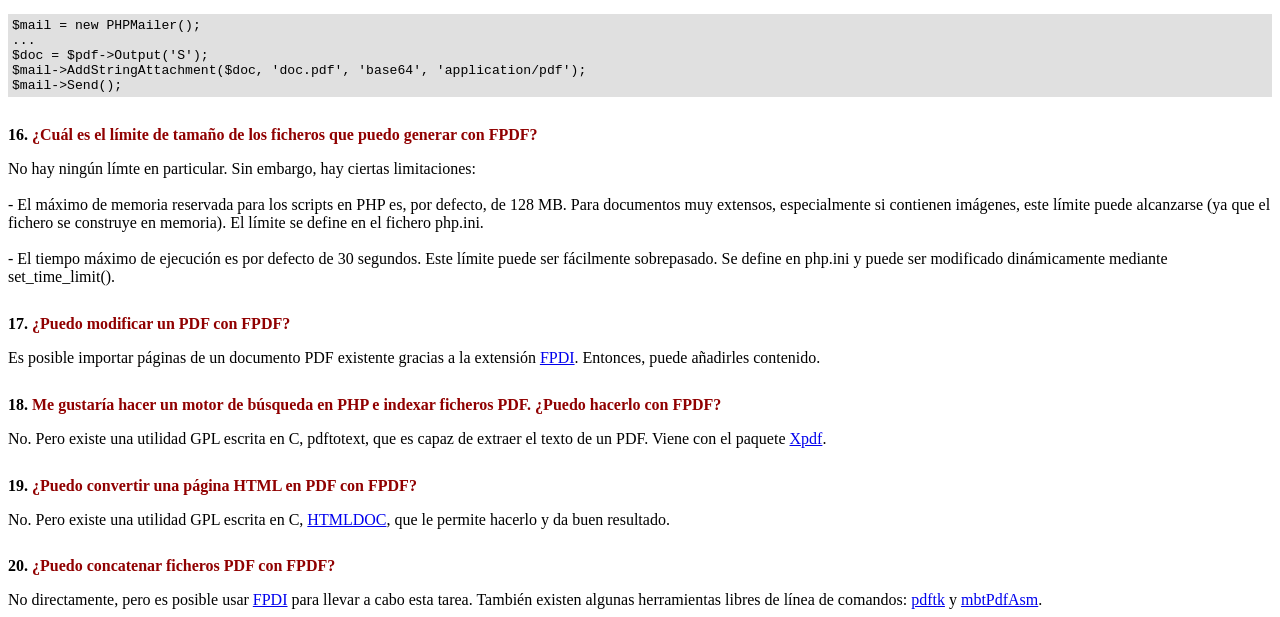
<file: fpdf/FAQ.htm>
<!DOCTYPE html PUBLIC "-//W3C//DTD HTML 4.01 Transitional//EN">
<html>
<head>
<meta http-equiv="Content-Type" content="text/html; charset=UTF-8">
<title>FAQ</title>
<link type="text/css" rel="stylesheet" href="fpdf.css">
<style type="text/css">
ul {list-style-type:none; margin:0; padding:0}
ul#answers li {margin-top:1.8em}
.question {font-weight:bold; color:#900000}
</style>
</head>
<body>
<h1>FAQ</h1>
<ul>
<li><b>1.</b> <a href='#q1'>¿Cuál es exactamente el tipo de licencia de FPDF? ¿Existen restricciones de uso?</a></li>
<li><b>2.</b> <a href='#q2'>Encuentro el siguiente error cuando intento generar un PDF: Some data has already been output, can't send PDF file</a></li>
<li><b>3.</b> <a href='#q3'>Caracteres acentuados son reemplazados por algunos caracteres extraños como Ã©.</a></li>
<li><b>4.</b> <a href='#q4'>Intento incluir el símbolo del euro, pero no funciona.</a></li>
<li><b>5.</b> <a href='#q5'>Intento mostrar una variable en el método Header pero no se imprime nada.</a></li>
<li><b>6.</b> <a href='#q6'>He definido los métodos Header y Footer en mi clase PDF, pero no se muestra nada.</a></li>
<li><b>7.</b> <a href='#q7'>No consigo que los saltos de línea funcionen. Pongo \n en la cadena para MultiCell, pero no funciona.</a></li>
<li><b>8.</b> <a href='#q8'>Uso jQuery para generar el archivo PDF pero éste no se muestra.</a></li>
<li><b>9.</b> <a href='#q9'>Dibujo un marco con dimensiones muy precisas pero, cuando lo imprimo, noto algunas diferencias.</a></li>
<li><b>10.</b> <a href='#q10'>Me gustaría usar toda la superficie de la página, pero cuando imprimo siempre aparecen márgenes. ¿Cómo puedo deshacerme de ellos?</a></li>
<li><b>11.</b> <a href='#q11'>¿Cómo puedo poner un fondo en mi PDF?</a></li>
<li><b>12.</b> <a href='#q12'>¿Cómo puedo establecer una cabecera o pie de página en la primera página?</a></li>
<li><b>13.</b> <a href='#q13'>Me gustaría utilizar extensiones previstas por diferentes scripts. ¿Cómo puedo combinarlos?</a></li>
<li><b>14.</b> <a href='#q14'>¿Cómo abrir el archivo PDF en otra pestaña?</a></li>
<li><b>15.</b> <a href='#q15'>¿Cómo puedo enviar el PDF por correo electrónico?</a></li>
<li><b>16.</b> <a href='#q16'>¿Cuál es el límite de tamaño de los ficheros que puedo generar con FPDF?</a></li>
<li><b>17.</b> <a href='#q17'>¿Puedo modificar un PDF con FPDF?</a></li>
<li><b>18.</b> <a href='#q18'>Me gustaría hacer un motor de búsqueda en PHP e indexar ficheros PDF. ¿Puedo hacerlo con FPDF?</a></li>
<li><b>19.</b> <a href='#q19'>¿Puedo convertir una página HTML en PDF con FPDF?</a></li>
<li><b>20.</b> <a href='#q20'>¿Puedo concatenar ficheros PDF con FPDF?</a></li>
</ul>

<ul id='answers'>
<li id='q1'>
<p><b>1.</b> <span class='question'>¿Cuál es exactamente el tipo de licencia de FPDF? ¿Existen restricciones de uso?</span></p>
FPDF es liberado bajo una licencia permisiva: no hay restricción de uso. Usted puede integrarlo
libremente en su aplicación (comercial o no), con o sin modificaciones.
</li>

<li id='q2'>
<p><b>2.</b> <span class='question'>Encuentro el siguiente error cuando intento generar un PDF: Some data has already been output, can't send PDF file</span></p>
Usted no debe enviar nada al navegador, excepto el propio PDF: ningún HTML, espacio o retorno de carro. Un caso común
es tener una línea o espacio en blanco extra al final del script incluido.<br>
<br>
Si usted no puede averiguar de donde proviene el problema, este otro mensaje puede ayudarlo:<br>
<br>
(output started at script.php:X)<br>
<br>
Esto significa que script.php envía algo en la línea X. En caso de que el mensaje no aparece, agregue esto al
comienzo de su script:
<div class="doc-source">
<pre><code>ob_end_clean();</code></pre>
</div>
</li>

<li id='q3'>
<p><b>3.</b> <span class='question'>Caracteres acentuados son reemplazados por algunos caracteres extraños como Ã©.</span></p>
No utilice codificación UTF-8. La codificación estándar de fuentes en FPDF es windows-1252.
Es posible realizar una conversión con iconv:
<div class="doc-source">
<pre><code>$str = iconv('UTF-8', 'windows-1252', $str);</code></pre>
</div>
O con mbstring:
<div class="doc-source">
<pre><code>$str = mb_convert_encoding($str, 'windows-1252', 'UTF-8');</code></pre>
</div>
</li>

<li id='q4'>
<p><b>4.</b> <span class='question'>Intento incluir el símbolo del euro, pero no funciona.</span></p>
Las fuentes estándares tiene el carácter euro en la posición 128. Puede definir una constante
como esta para su comodidad:
<div class="doc-source">
<pre><code>define('EURO', chr(128));</code></pre>
</div>
</li>

<li id='q5'>
<p><b>5.</b> <span class='question'>Intento mostrar una variable en el método Header pero no se imprime nada.</span></p>
Tienes que utilizar la palabra clave <code>global</code> para acceder a las variables globales, por ejemplo:
<div class="doc-source">
<pre><code>function Header()
{
    global $title;

    $this-&gt;SetFont('Arial', 'B', 15);
    $this-&gt;Cell(0, 10, $title, 1, 1, 'C');
}

$title = 'Mi Título';</code></pre>
</div>
Alternativamente, puede utilizar una propiedad del objeto:
<div class="doc-source">
<pre><code>function Header()
{
    $this-&gt;SetFont('Arial', 'B', 15);
    $this-&gt;Cell(0, 10, $this-&gt;title, 1, 1, 'C');
}

$pdf-&gt;title = 'Mi Título';</code></pre>
</div>
</li>

<li id='q6'>
<p><b>6.</b> <span class='question'>He definido los métodos Header y Footer en mi clase PDF, pero no se muestra nada.</span></p>
Tiene que crear un objeto de la clase PDF, no de la FPDF:
<div class="doc-source">
<pre><code>$pdf = new PDF();</code></pre>
</div>
</li>

<li id='q7'>
<p><b>7.</b> <span class='question'>No consigo que los saltos de línea funcionen. Pongo \n en la cadena para MultiCell, pero no funciona.</span></p>
Debe usted utilizar comillas dobles ("), no simples ('), para la cadena.
</li>

<li id='q8'>
<p><b>8.</b> <span class='question'>Uso jQuery para generar el archivo PDF pero éste no se muestra.</span></p>
No uses a AJAX request para obtener el PDF.
</li>

<li id='q9'>
<p><b>9.</b> <span class='question'>Dibujo un marco con dimensiones muy precisas pero, cuando lo imprimo, noto algunas diferencias.</span></p>
Respecto a las dimensiones, seleccione "Ninguno" para el ajuste de escala de página en lugar de "Reducir al área de impresión" en el cuadro de diálogo Imprimir.
</li>

<li id='q10'>
<p><b>10.</b> <span class='question'>Me gustaría usar toda la superficie de la página, pero cuando imprimo siempre aparecen márgenes. ¿Cómo puedo deshacerme de ellos?</span></p>
Todas las impresoras tienen márgenes físicos (dependiendo del modelo). Por tanto, es imposible quitarlos
e imprimir en la totalidad del papel.
</li>

<li id='q11'>
<p><b>11.</b> <span class='question'>¿Cómo puedo poner un fondo en mi PDF?</span></p>
Para una imagen, invoque Image() en el método Header(), antes que cualquier otra salida. Para configurar un color de fondo, use Rect().
</li>

<li id='q12'>
<p><b>12.</b> <span class='question'>¿Cómo puedo establecer una cabecera o pie de página en la primera página?</span></p>
Simplemente verifique el número de la página:
<div class="doc-source">
<pre><code>function Header()
{
    if($this-&gt;PageNo()==1)
    {
        //Primera Página
        ...
    }
    else
    {
        //Otras Páginas
        ...
    }
}</code></pre>
</div>
</li>

<li id='q13'>
<p><b>13.</b> <span class='question'>Me gustaría utilizar extensiones previstas por diferentes scripts. ¿Cómo puedo combinarlos?</span></p>
Utilice herencia encadenada. Si dispone de dos clases, por ejemplo, nómbrelo "A" en a.php:
<div class="doc-source">
<pre><code>require('fpdf.php');

class A extends FPDF
{
...
}</code></pre>
</div>
y "B" en b.php:
<div class="doc-source">
<pre><code>require('fpdf.php');

class B extends FPDF
{
...
}</code></pre>
</div>
a continuación, hacer B extends A:
<div class="doc-source">
<pre><code>require('a.php');

class B extends A
{
...
}</code></pre>
</div>
y haga su propia clase extendida de B:
<div class="doc-source">
<pre><code>require('b.php');

class PDF extends B
{
...
}

$pdf = new PDF();</code></pre>
</div>
</li>

<li id='q14'>
<p><b>14.</b> <span class='question'>¿Cómo abrir el archivo PDF en otra pestaña?</span></p>
Sigue el mismo método que utilizarías para una página HTML o algo similar.
Añade: target=”_blank” a tu link o form.
</li>

<li id='q15'>
<p><b>15.</b> <span class='question'>¿Cómo puedo enviar el PDF por correo electrónico?</span></p>
Como cualquier otro archivo, pero una forma fácil es usar <a href="https://github.com/PHPMailer/PHPMailer" target="_blank">PHPMailer</a>
y esta es una forma de adjuntarlo: archivo desde la memoria:
<div class="doc-source">
<pre><code>$mail = new PHPMailer();
...
$doc = $pdf-&gt;Output('S');
$mail-&gt;AddStringAttachment($doc, 'doc.pdf', 'base64', 'application/pdf');
$mail-&gt;Send();</code></pre>
</div>
</li>

<li id='q16'>
<p><b>16.</b> <span class='question'>¿Cuál es el límite de tamaño de los ficheros que puedo generar con FPDF?</span></p>
No hay ningún límte en particular. Sin embargo, hay ciertas limitaciones:
<br>
<br>
- El máximo de memoria reservada para los scripts en PHP es, por defecto, de 128 MB. Para documentos
muy extensos, especialmente si contienen imágenes, este límite puede alcanzarse (ya que el fichero
se construye en memoria). El límite se define en el fichero php.ini.
<br>
<br>
- El tiempo máximo de ejecución es por defecto de 30 segundos. Este límite puede ser fácilmente
sobrepasado. Se define en php.ini y puede ser modificado dinámicamente mediante set_time_limit().
</li>

<li id='q17'>
<p><b>17.</b> <span class='question'>¿Puedo modificar un PDF con FPDF?</span></p>
Es posible importar páginas de un documento PDF existente gracias a la extensión
<a href="https://www.setasign.com/products/fpdi/about/" target="_blank">FPDI</a>.
Entonces, puede añadirles contenido.
</li>

<li id='q18'>
<p><b>18.</b> <span class='question'>Me gustaría hacer un motor de búsqueda en PHP e indexar ficheros PDF. ¿Puedo hacerlo con FPDF?</span></p>
No. Pero existe una utilidad GPL escrita en C, pdftotext, que es capaz de extraer el texto de
un PDF. Viene con el paquete <a href="https://www.xpdfreader.com" target="_blank">Xpdf</a>.
</li>

<li id='q19'>
<p><b>19.</b> <span class='question'>¿Puedo convertir una página HTML en PDF con FPDF?</span></p>
No. Pero existe una utilidad GPL escrita en C, <a href="https://www.msweet.org/htmldoc/" target="_blank">HTMLDOC</a>,
que le permite hacerlo y da buen resultado.
</li>

<li id='q20'>
<p><b>20.</b> <span class='question'>¿Puedo concatenar ficheros PDF con FPDF?</span></p>
No directamente, pero es posible usar <a href="https://www.setasign.com/products/fpdi/demos/concatenate-fake/" target="_blank">FPDI</a>
para llevar a cabo esta tarea. También existen algunas herramientas libres de línea de comandos:
<a href="https://www.pdflabs.com/tools/pdftk-the-pdf-toolkit/" target="_blank">pdftk</a> y
<a href="http://thierry.schmit.free.fr/spip/spip.php?article15" target="_blank">mbtPdfAsm</a>.
</li>
</ul>
</body>
</html>
</file>
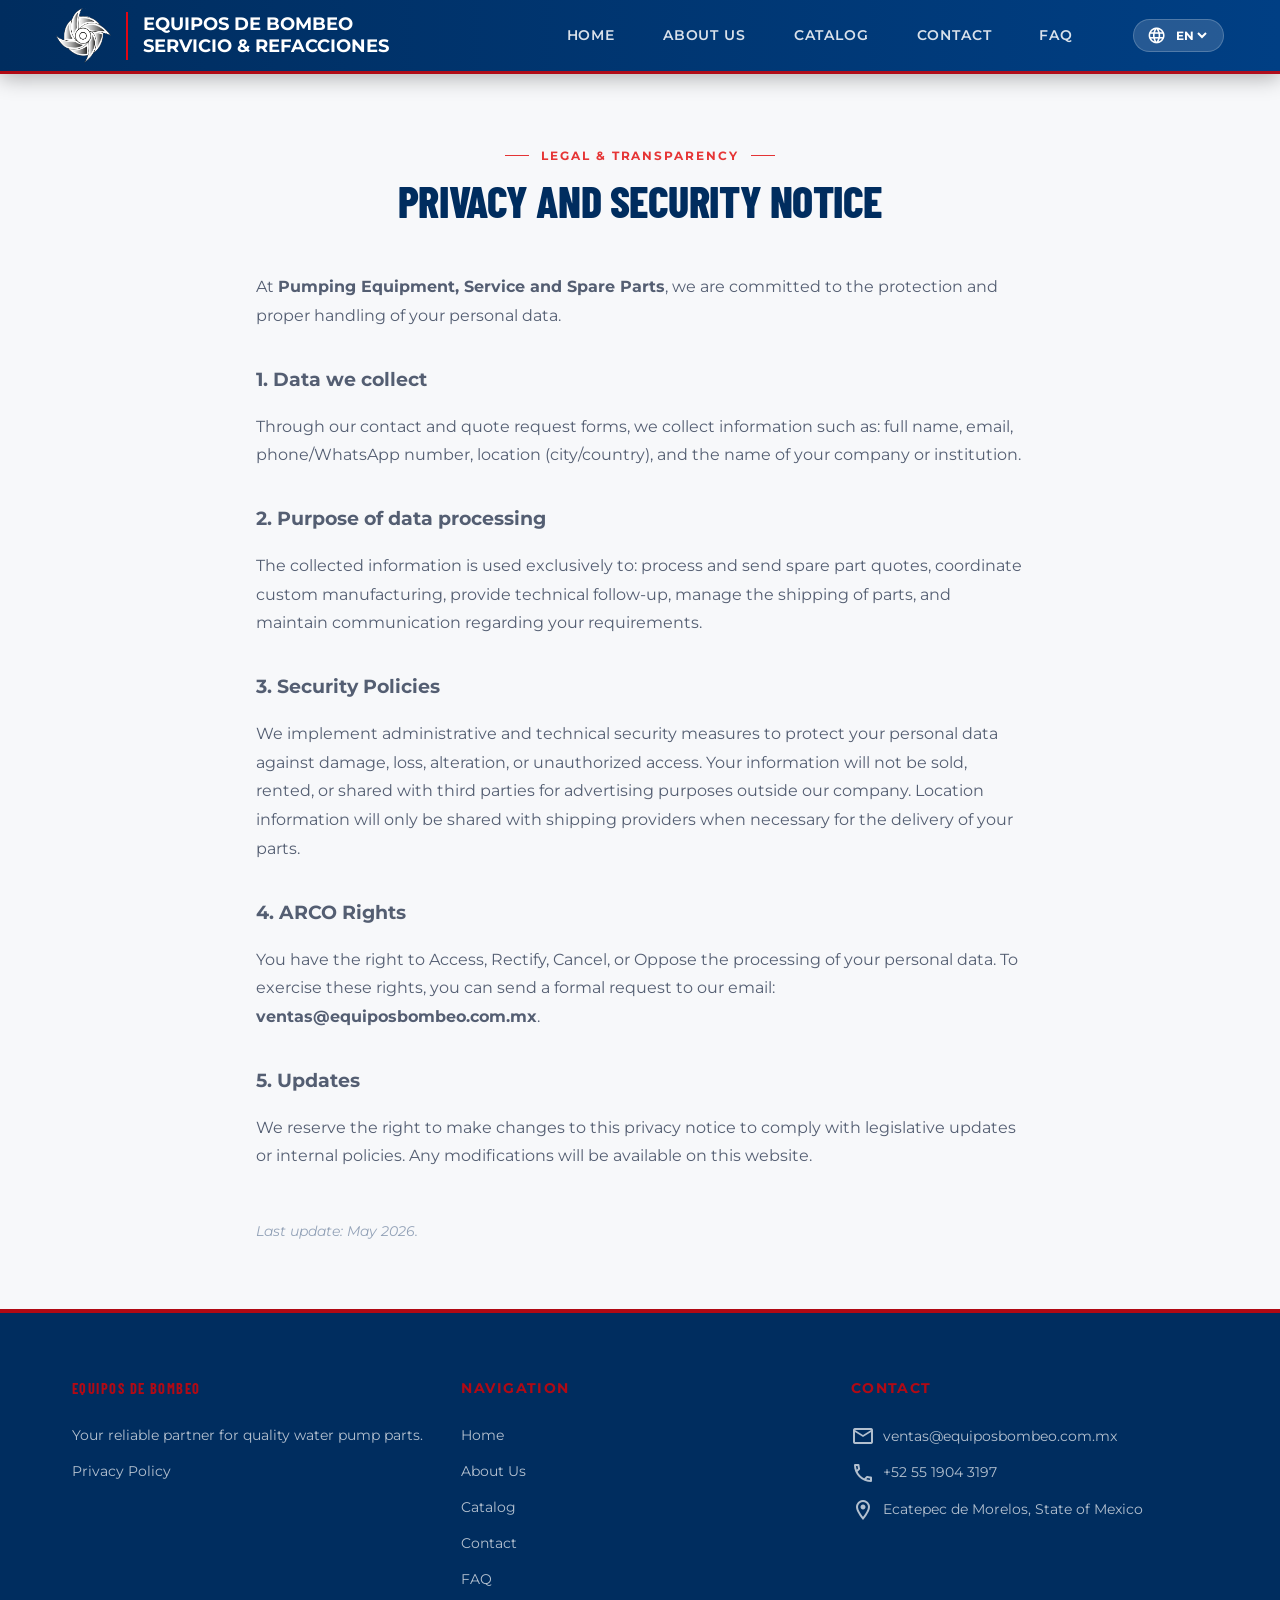
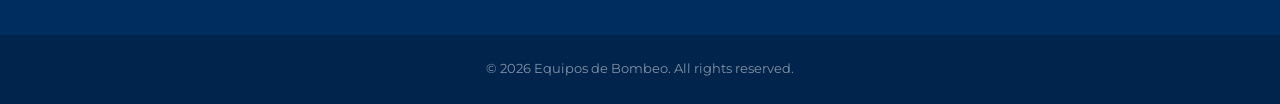
<file: public/aviso-de-privacidad.html>
<!DOCTYPE html>
<html lang="es">
<head>
    <meta charset="UTF-8">
    <meta name="viewport" content="width=device-width, initial-scale=1.0">
    <title data-i18n="privacy_page_title">Aviso de Privacidad</title>
    <link rel="icon" type="image/png" href="assets/img/logo2.png">
    
    <link rel="preconnect" href="https://fonts.googleapis.com">
    
    <link rel="preconnect" href="https://fonts.googleapis.com">
    <link rel="preconnect" href="https://fonts.gstatic.com" crossorigin>
    <link href="https://fonts.googleapis.com/css2?family=Barlow+Condensed:wght@600;700;800&family=Montserrat:wght@400;500;600;700&display=swap" rel="stylesheet">
    <link href="https://fonts.googleapis.com/icon?family=Material+Icons+Outlined" rel="stylesheet">
    
    <link rel="stylesheet" href="assets\public\css\styles.css">
    <link rel="stylesheet" href="assets\public\css\responsive.css">
</head>
<body>

<header id="main-header" role="banner">
  <div class="header-inner container">
    <div class="brand-container">
      <div class="brand-icon">
        <img src="assets/img/logo2.png" alt="Logo Equipos de Bombeo" class="custom-logo" />
      </div>
      <div class="brand-divider"></div>
      <div class="brand-text">
        <div class="brand-title">EQUIPOS DE BOMBEO</div>
        <div class="brand-title">SERVICIO & REFACCIONES</div>
      </div>
    </div>

    <button id="menu-toggle" class="mobile-menu-btn" aria-label="Abrir menú">
        <span class="material-icons-outlined">menu</span>
    </button>

    <nav class="nav-menu">
      <a href="Index.html" class="nav-link" data-i18n="nav_home">Inicio</a>
      <a href="Nosotros.html" class="nav-link" data-i18n="nav_about">Nosotros</a>
      <a href="catalogo.html" class="nav-link" data-i18n="nav_catalog">Catálogo</a>
      <a href="Contacto.html" class="nav-link" data-i18n="nav_contact">Contacto</a>
      <a href="Faq.html" class="nav-link" data-i18n="nav_faq">Preguntas Frecuentes</a>
      
      <div class="lang-selector">
        <span class="material-icons-outlined">language</span>
        <select id="language-picker">
          <option value="es">ES</option>
          <option value="en">EN</option>
        </select>
      </div>
    </nav>
  </div>
</header>

<main class="container" style="padding: 4rem 1rem; max-width: 800px; margin: 0 auto;">
    <header class="features-header text-center" style="margin-bottom: 3rem;">
        <p class="section-eyebrow" data-i18n="privacy_eyebrow">Legal y Transparencia</p>
        <h1 class="section-title" data-i18n="privacy_title">Aviso de Privacidad y Seguridad</h1>
    </header>

    <div style="font-family: var(--font-body); color: var(--gray-600); line-height: 1.8;">
        <p data-i18n="privacy_p1" style="margin-bottom: 1.5rem;">
            En <strong>Equipos de Bombeo, Servicio y Refacciones</strong>, estamos comprometidos con la protección y el manejo adecuado de sus datos personales.
        </p>

        <h3 data-i18n="privacy_h_data" style="color: var(--blue-dark); margin-top: 2rem; margin-bottom: 1rem;">1. Datos que recopilamos</h3>
        <p data-i18n="privacy_p_data" style="margin-bottom: 1.5rem;">
            A través de nuestros formularios de contacto y solicitud de cotización, recopilamos información como: nombre completo, correo electrónico, número de teléfono/WhatsApp, ubicación (ciudad/país) y nombre de su empresa o institución.
        </p>

        <h3 data-i18n="privacy_h_purpose" style="color: var(--blue-dark); margin-top: 2rem; margin-bottom: 1rem;">2. Finalidad del tratamiento de datos</h3>
        <p data-i18n="privacy_p_purpose" style="margin-bottom: 1.5rem;">
            La información recopilada se utiliza exclusivamente para: procesar y enviar cotizaciones de refacciones, coordinar la fabricación a medida, brindar seguimiento técnico, gestionar el envío de piezas y mantener comunicación sobre sus requerimientos.
        </p>

        <h3 data-i18n="privacy_h_security" style="color: var(--blue-dark); margin-top: 2rem; margin-bottom: 1rem;">3. Políticas de Seguridad</h3>
        <p data-i18n="privacy_p_security" style="margin-bottom: 1.5rem;">
            Implementamos medidas de seguridad administrativas y técnicas para proteger sus datos personales contra daño, pérdida, alteración o acceso no autorizado. Su información no será vendida, alquilada ni compartida con terceros para fines publicitarios ajenos a nuestra empresa. Únicamente se compartirá información de ubicación con proveedores de paquetería cuando sea necesario para la entrega de sus refacciones.
        </p>

        <h3 data-i18n="privacy_h_arco" style="color: var(--blue-dark); margin-top: 2rem; margin-bottom: 1rem;">4. Derechos ARCO</h3>
        <p data-i18n="privacy_p_arco" style="margin-bottom: 1.5rem;">
            Usted tiene derecho a Acceder, Rectificar, Cancelar u Oponerse al tratamiento de sus datos personales. Para ejercer estos derechos, puede enviar una solicitud formal a nuestro correo electrónico: <strong>ventas@equiposbombeo.com.mx</strong>.
        </p>

        <h3 data-i18n="privacy_h_updates" style="color: var(--blue-dark); margin-top: 2rem; margin-bottom: 1rem;">5. Actualizaciones</h3>
        <p data-i18n="privacy_p_updates" style="margin-bottom: 1.5rem;">
            Nos reservamos el derecho de efectuar modificaciones a este aviso de privacidad para la atención de novedades legislativas o políticas internas. Cualquier modificación estará disponible en esta misma página web.
        </p>
        
        <p data-i18n="privacy_last_update" style="font-size: 0.9rem; color: #94a3b8; margin-top: 3rem;">
            <em>Última actualización: Mayo de 2026.</em>
        </p>
    </div>
</main>

<footer id="main-footer">
    <div class="footer-container container">
        <div class="footer-col about">
            <h4 class="footer-logo">EQUIPOS DE BOMBEO</h4>
            <p data-i18n="footer_about_desc">Su socio confiable para piezas de bomba de agua de calidad.</p>
            <li><a href="aviso-de-privacidad.html" data-i18n="nav_privacidad">Aviso de Privacidad</a></li>
        </div>
        
        <div class="footer-col links">
            <h4 data-i18n="footer_nav_title">Navegación</h4>
            <ul>
                <li><a href="Index.html" data-i18n="nav_home">Inicio</a></li>
                <li><a href="Nosotros.html" data-i18n="nav_about">Nosotros</a></li>
                <li><a href="catalogo.html" data-i18n="nav_catalog">Catálogo</a></li>
                <li><a href="Contacto.html" data-i18n="nav_contact">Contacto</a></li>
                <li><a href="Faq.html" data-i18n="nav_faq">Preguntas Frecuentes</a></li>
            </ul>
        </div>
        
        <div class="footer-col contact">
            <h4 data-i18n="footer_contact_title">Contacto</h4>
            <p><span class="material-icons-outlined">email</span> ventas@equiposbombeo.com.mx</p>
            <p><span class="material-icons-outlined">phone</span>+52 55 1904 3197</p>
            <p>
                <span class="material-icons-outlined">location_on</span> 
                <span data-i18n="footer_address">Ecatepec de Morelos, Estado de Méxica</span>
            </p>
        </div>
    </div>
    <div class="footer-bottom">
        <p data-i18n="footer_copyright">© 2026 Equipos de Bombeo. Todos los derechos reservados.</p>
    </div>
</footer>

<script src="assets\public\js\script_web.js"></script>
<script src="assets\public\js\traducciones.js"></script>
</body>
</html>
</file>
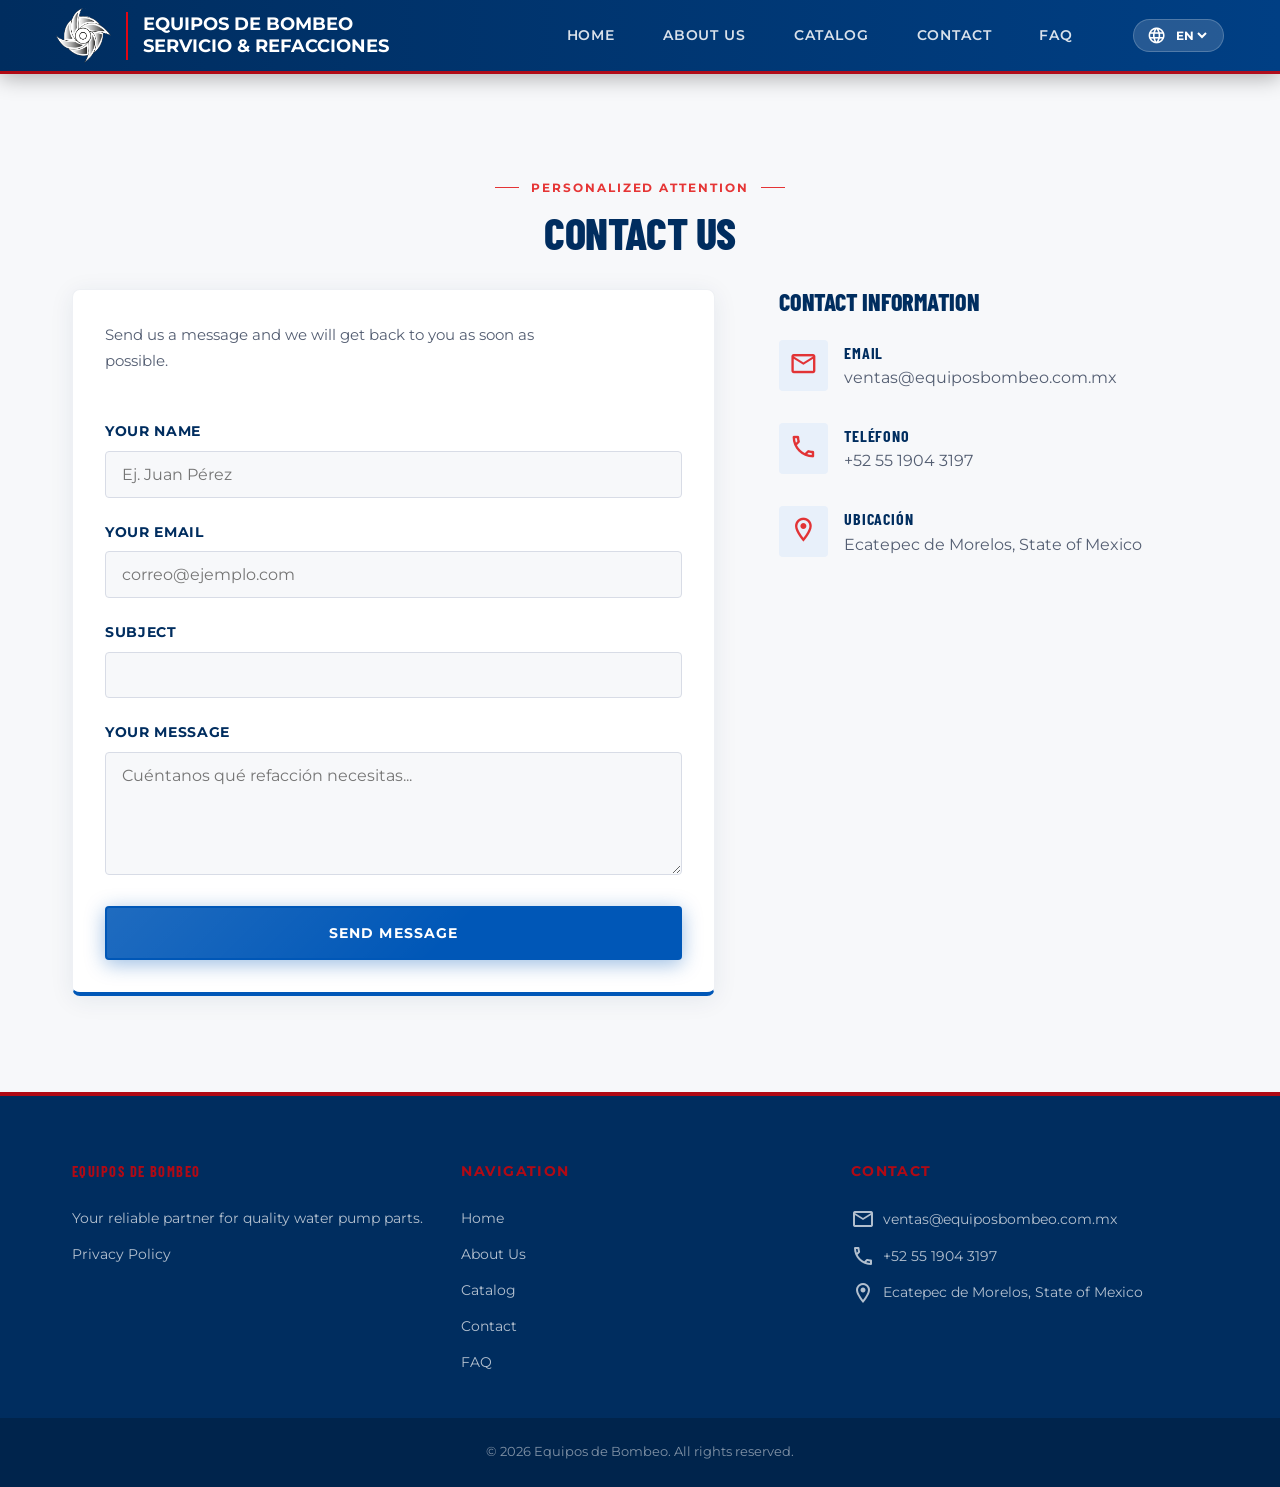
<file: public/Contacto.html>
<!DOCTYPE html>
<html lang="es">
<head>
    <meta charset="UTF-8">
    <meta name="viewport" content="width=device-width, initial-scale=1.0">
    <title data-i18n="contact_page_title">Contacto</title>
    <link rel="icon" type="image/png" href="assets/img/logo2.png">
    
    <link rel="preconnect" href="https://fonts.googleapis.com">
    
    <!-- Fonts & Icons -->
    <link rel="preconnect" href="https://fonts.googleapis.com">
    <link rel="preconnect" href="https://fonts.gstatic.com" crossorigin>
    <link href="https://fonts.googleapis.com/css2?family=Barlow+Condensed:wght@600;700;800&family=Montserrat:wght@400;500;600;700&display=swap" rel="stylesheet">
    <link href="https://fonts.googleapis.com/icon?family=Material+Icons+Outlined" rel="stylesheet">
    
    <link rel="stylesheet" href="assets\public\css\styles.css">
    <link rel="stylesheet" href="assets\public\css\responsive.css">
    <link rel="stylesheet" href="assets\public\css\contacto.css">
</head>
<body>

        <header id="main-header" role="banner">
  <div class="header-inner container">
    <!-- Branding según la imagen -->
    <div class="brand-container">
      <div class="brand-icon">
        <img src="assets/img/logo2.png" alt="Logo Equipos de Bombeo" class="custom-logo" />
      </div>
      <div class="brand-divider"></div>
      <div class="brand-text">
        <div class="brand-title">EQUIPOS DE BOMBEO</div>
        <div class="brand-title">SERVICIO & REFACCIONES</div>
      </div>
    </div>

    <!-- NUEVO: Botón de Hamburguesa -->
    <button id="menu-toggle" class="mobile-menu-btn" aria-label="Abrir menú">
        <span class="material-icons-outlined">menu</span>
    </button>

    <!-- Navegación -->
    <nav class="nav-menu">
      <a href="Index.html" class="nav-link" data-i18n="nav_home">Inicio</a>
      <a href="Nosotros.html" class="nav-link" data-i18n="nav_about">Nosotros</a>
      <a href="catalogo.html" class="nav-link" data-i18n="nav_catalog">Catálogo</a>
      <a href="Contacto.html" class="nav-link" data-i18n="nav_contact">Contacto</a>
      <a href="Faq.html" class="nav-link" data-i18n="nav_faq">Preguntas Frecuentes</a>
      
      <!-- Selector de Idioma -->
      <div class="lang-selector">
        <span class="material-icons-outlined">language</span>
        <select id="language-picker">
          <option value="es">ES</option>
          <option value="en">EN</option>
        </select>
      </div>
    </nav>
  </div>
</header>

    <main>
        <section class="contact-page container">
            <header class="features-header text-center">
                <p class="section-eyebrow" data-i18n="contact_eyebrow">Atención Personalizada</p>
                <h1 class="section-title" data-i18n="contact_hero_title">Contáctanos</h1>
            </header>
            
            <div class="contact-page-container">
                
                <!-- Columna del Formulario -->
                <div class="contact-form-wrapper feature-card">
                    <p class="hero-desc" style="color: var(--gray-600); margin-bottom: 2rem;" data-i18n="contact_hero_desc">
                        Envíanos un mensaje y nos pondremos en contacto contigo lo antes posible.
                    </p>
                    
                    <form id="contact-form" class="contact-form" method="POST" action="enviar_correo.php">
                        <div class="form-group">
                            <label for="name" data-i18n="form_label_name">Tu Nombre</label>
                            <input type="text" id="name" name="name" placeholder="Ej. Juan Pérez" required>
                        </div>
                        <div class="form-group">
                            <label for="email" data-i18n="form_label_email">Tu Correo Electrónico</label>
                            <input type="email" id="email" name="email" placeholder="correo@ejemplo.com" required>
                        </div>
                        <div class="form-group">
                            <label for="subject" data-i18n="form_label_subject">Asunto</label>
                            <input type="text" id="subject" name="subject">
                        </div>
                        <div class="form-group">
                            <label for="message" data-i18n="form_label_message">Tu Mensaje</label>
                            <textarea id="message" name="message" rows="5" placeholder="Cuéntanos qué refacción necesitas..." required></textarea>
                        </div>
                        <button type="submit" class="cta-button" style="width: 100%; justify-content: center;" data-i18n="form_btn_send">
                            Enviar Mensaje
                        </button>
                    </form>
                </div>

                <!-- Columna de Información -->
                <div class="contact-info-wrapper">
                    <h2 class="section-title" style="font-size: 1.5rem; margin-bottom: 1.5rem;" data-i18n="info_title">Información de Contacto</h2>
                    
                    <div class="info-item">
                        <span class="material-icons-outlined">email</span>
                        <div>
                            <strong>Email</strong>
                            <p>ventas@equiposbombeo.com.mx</p>
                        </div>
                    </div>

                    <div class="info-item">
                        <span class="material-icons-outlined">phone</span>
                        <div>
                            <strong>Teléfono</strong>
                            <p>+52 55 1904 3197</p>
                        </div>
                    </div>

                    <div class="info-item">
                        <span class="material-icons-outlined">location_on</span>
                        <div>
                            <strong>Ubicación</strong>
                            <p data-i18n="info_address">Ecatepec de Morelos, Estado de México</p>
                        </div>
                    </div>
                </div>

            </div>
        </section>
    </main>

<footer id="main-footer">
    <div class="footer-container container">
        <div class="footer-col about">
            <h4 class="footer-logo">EQUIPOS DE BOMBEO</h4>
            <p data-i18n="footer_about_desc">Su socio confiable para piezas de bomba de agua de calidad.</p>
            <li><a href="aviso-de-privacidad.html" data-i18n="nav_privacidad">Aviso de Privacidad</a></li>
        </div>
        
        <div class="footer-col links">
            <h4 data-i18n="footer_nav_title">Navegación</h4>
            <ul>
                <li><a href="Index.html" data-i18n="nav_home">Inicio</a></li>
                <li><a href="Nosotros.html" data-i18n="nav_about">Nosotros</a></li>
                <li><a href="catalogo.html" data-i18n="nav_catalog">Catálogo</a></li>
                <li><a href="Contacto.html" data-i18n="nav_contact">Contacto</a></li>
                <li><a href="Faq.html" data-i18n="nav_faq">Preguntas Frecuentes</a></li>
            </ul>
        </div>
        
        <div class="footer-col contact">
            <h4 data-i18n="footer_contact_title">Contacto</h4>
            <p><span class="material-icons-outlined">email</span> ventas@equiposbombeo.com.mx</p>
            <p><span class="material-icons-outlined">phone</span>+52 55 1904 3197</p>
            <p>
                <span class="material-icons-outlined">location_on</span> 
                <span data-i18n="footer_address">Ecatepec de Morelos, Estado de México</span>
            </p>
        </div>
    </div>
    <div class="footer-bottom">
        <p data-i18n="footer_copyright">© 2026 Equipos de Bombeo. Todos los derechos reservados.</p>
    </div>
</footer>

    <script src="assets\public\js\script_web.js"></script>
    <script src="assets\public\js\traducciones.js"></script>
    
    
</body>
</html>
</file>
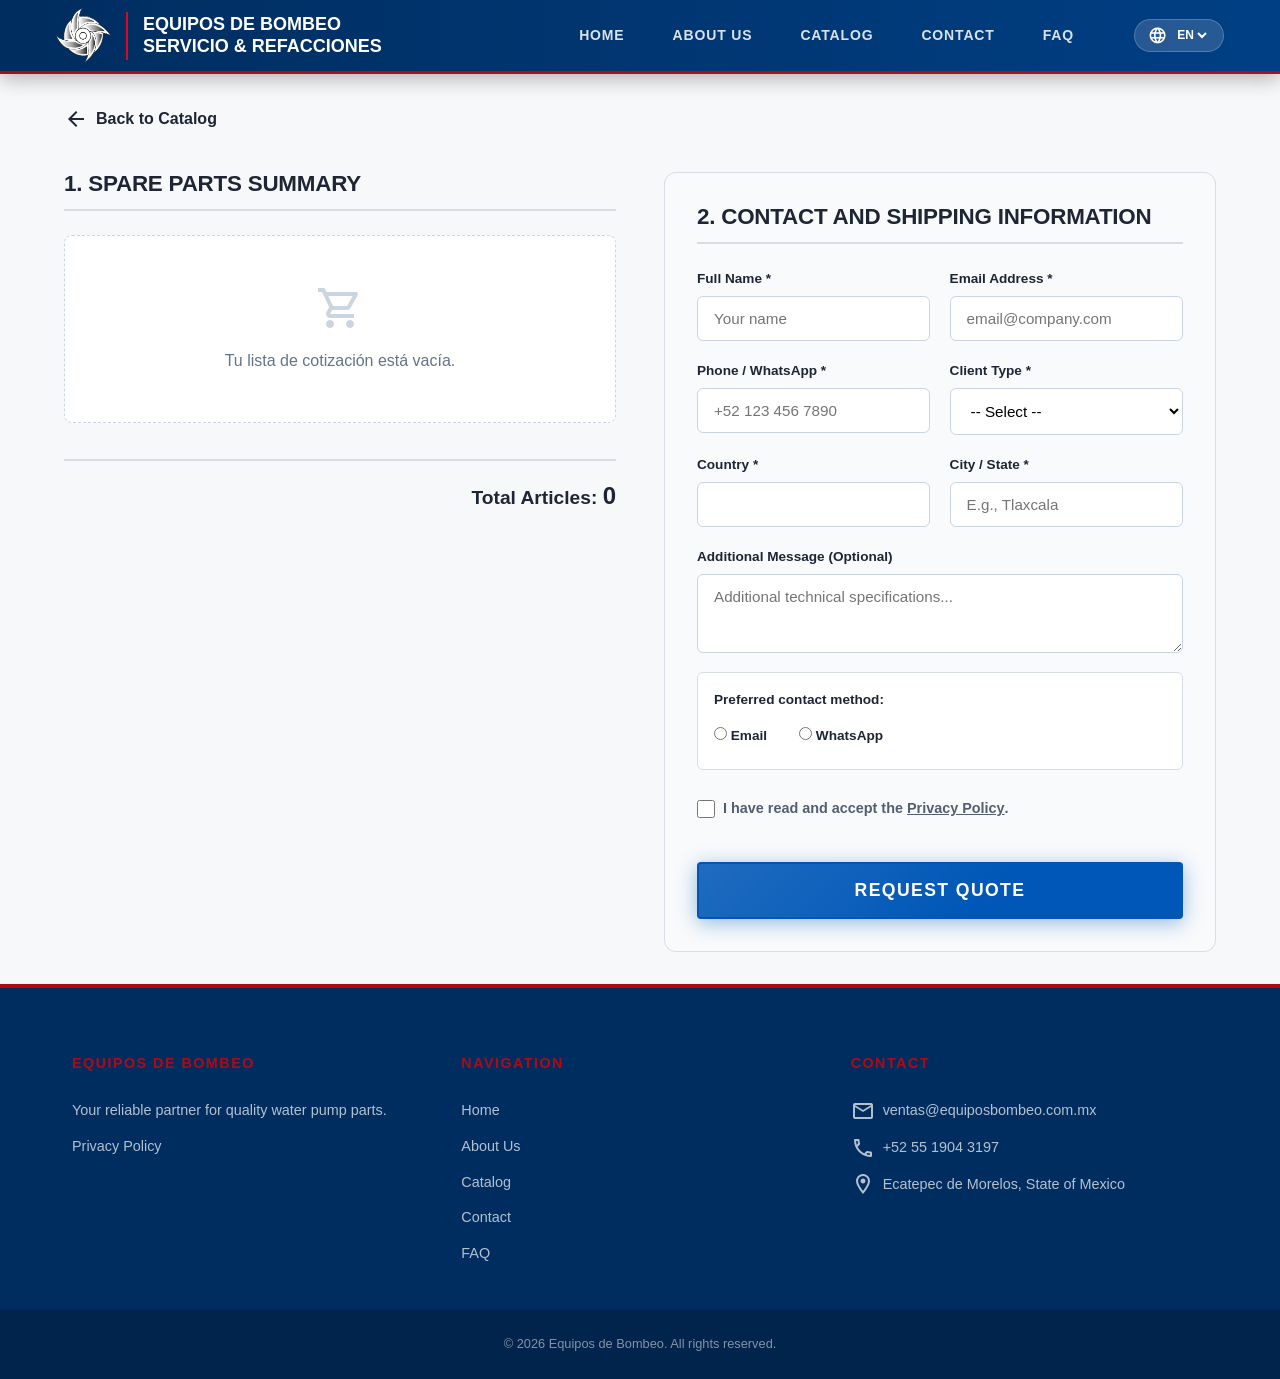
<file: public/cotizacion.html>
<!DOCTYPE html>
<html lang="es">
<head>
    <meta charset="UTF-8">
    <meta name="viewport" content="width=device-width, initial-scale=1.0">
    <title data-i18n="quote_page_title">Solicitud de Cotización</title>
    <link rel="icon" type="image/png" href="assets/img/logo2.png">
    <link rel="preconnect" href="https://fonts.googleapis.com">
    <link rel="stylesheet" href="assets\public\css\styles.css">
    <link rel="stylesheet" href="assets\public\css\responsive.css">
    <link rel="stylesheet" href="assets\public\css\cotizacion.css">
    <link href="https://fonts.googleapis.com/icon?family=Material+Icons+Outlined" rel="stylesheet">
</head>
<body>

<header id="main-header" role="banner">
  <div class="header-inner container">
    <div class="brand-container">
      <div class="brand-icon">
        <img src="assets/img/logo2.png" alt="Logo Equipos de Bombeo" class="custom-logo" />
      </div>
      <div class="brand-divider"></div>
      <div class="brand-text">
        <div class="brand-title">EQUIPOS DE BOMBEO</div>
        <div class="brand-title">SERVICIO & REFACCIONES</div>
      </div>
    </div>

    <button id="menu-toggle" class="mobile-menu-btn" aria-label="Abrir menú">
        <span class="material-icons-outlined">menu</span>
    </button>

    <nav class="nav-menu">
      <a href="Index.html" class="nav-link" data-i18n="nav_home">Inicio</a>
      <a href="Nosotros.html" class="nav-link" data-i18n="nav_about">Nosotros</a>
      <a href="catalogo.html" class="nav-link" data-i18n="nav_catalog">Catálogo</a>
      <a href="Contacto.html" class="nav-link" data-i18n="nav_contact">Contacto</a>
      <a href="Faq.html" class="nav-link" data-i18n="nav_faq">Preguntas Frecuentes</a>
      
      <div class="lang-selector">
        <span class="material-icons-outlined">language</span>
        <select id="language-picker">
          <option value="es">ES</option>
          <option value="en">EN</option>
        </select>
      </div>
    </nav>
  </div>
</header>

    <main class="quote-page-main">
        <a href="catalogo.html" class="btn-return" id="quote-return-link" style="display:inline-flex; align-items:center; gap:0.5rem; text-decoration:none; font-weight:bold; color:var(--blue-main); margin-bottom: 1rem;" data-i18n="quote_return_btn">
            <span class="material-icons-outlined">arrow_back</span> Volver al Catálogo
        </a>

        <div class="quote-grid">
            
            <div class="quote-summary-section">
                <h2 class="section-title" data-i18n="quote_summary_title">1. Resumen de Refacciones</h2>
                <div id="quote-list" style="min-height: 200px;"></div>
                
                <div style="text-align: right; margin-top: 1.5rem; font-size: 1.2rem; font-weight: bold; border-top: 2px solid var(--gray-200); padding-top: 1rem;">
                    <span data-i18n="quote_total_articles">Total de Artículos:</span> <span id="total-articles" style="color: var(--blue-main); font-size: 1.5rem;">0</span>
                </div>
            </div>

            <div class="form-panel">
                <h2 class="section-title" data-i18n="quote_form_title">2. Datos de Contacto y Envío</h2>
                
                <form id="quote-contact-form" class="form-grid">
                    <div class="form-group">
                        <label for="name" data-i18n="quote_label_name">Nombre Completo *</label>
                        <input type="text" id="name" name="name" class="form-control" data-i18n="quote_ph_name" placeholder="Su nombre" required>
                    </div>
                    
                    <div class="form-group">
                        <label for="email" data-i18n="quote_label_email">Correo Electrónico *</label>
                        <input type="email" id="email" name="email" class="form-control" data-i18n="quote_ph_email" placeholder="correo@empresa.com" required>
                    </div>

                    <div class="form-group">
                        <label for="phone" data-i18n="quote_label_phone">Teléfono / WhatsApp *</label>
                        <input type="tel" id="phone" name="phone" class="form-control" placeholder="+52 123 456 7890" required>
                    </div>

                    <div class="form-group">
                        <label for="tipo-cliente" data-i18n="quote_label_client_type">Tipo de cliente *</label>
                        <select id="tipo-cliente" name="tipo_cliente" class="form-control" required>
                            <option value="" data-i18n="quote_opt_select">-- Seleccione --</option>
                            <option value="Cliente final" data-i18n="quote_opt_person">Persona Física (Cliente Final)</option>
                            <option value="Empresa" data-i18n="quote_opt_company">Empresa / Distribuidor</option>
                        </select>
                    </div>

                    <div class="form-group full hidden-field" id="organizacion-wrapper" style="display:none;">
                        <label for="nombre-organizacion" id="organizacion-label" data-i18n="quote_label_org">Nombre de la Empresa o Institución *</label>
                        <input type="text" id="nombre-organizacion" name="nombre_organizacion" class="form-control" data-i18n="quote_ph_org" placeholder="Razón Social">
                    </div>

                    <div class="form-group">
                        <label for="pais" data-i18n="quote_label_country">País *</label>
                        <input type="text" id="pais" name="pais" class="form-control" value="" required>
                    </div>

                    <div class="form-group">
                        <label for="ubicacion" data-i18n="quote_label_city">Ciudad / Estado *</label>
                        <input type="text" id="ubicacion" name="ubicacion" class="form-control" data-i18n="quote_ph_city" placeholder="Ej: Tlaxcala" required>
                    </div>

                    <div class="form-group full">
                        <label for="message" data-i18n="quote_label_message">Mensaje Adicional (Opcional)</label>
                        <textarea id="message" name="message" rows="3" class="form-control" data-i18n="quote_ph_message" placeholder="Especificaciones técnicas adicionales..."></textarea>
                    </div>

                    <div class="form-group full" style="background: #fff; padding: 1rem; border-radius: 6px; border: 1px solid var(--gray-200);">
                        <label data-i18n="quote_label_contact_pref">Vía de contacto preferida:</label>
                        <div style="display:flex; gap: 2rem; margin-top: 0.5rem;">
                            <label style="cursor:pointer;"><input type="radio" name="preferencia_contacto" value="Email" required> <span data-i18n="quote_radio_email">Correo</span></label>
                            <label style="cursor:pointer;"><input type="radio" name="preferencia_contacto" value="WhatsApp"> <span data-i18n="quote_radio_whatsapp">WhatsApp</span></label>
                        </div>
                    </div>
                    <div class="form-group full checkbox-group" style="margin-top: 0.5rem;">
                        <label style="display: flex; align-items: center; gap: 0.5rem; cursor: pointer; font-size: 0.9rem; color: var(--gray-600);">
                            <input type="checkbox" id="aviso-privacidad" name="aviso_privacidad" value="aceptado" required style="width: 18px; height: 18px; cursor: pointer;">
                            <span data-i18n="quote_privacy_notice">He leído y acepto el <a href="aviso-de-privacidad.html" target="_blank" style="color: var(--blue-main); text-decoration: underline; font-weight: bold;">Aviso de Privacidad</a>.</span>
                        </label>
                    </div>

                    <div class="form-group full" style="margin-top: 1rem;">
                        <button type="submit" class="cta-button btn-submit-quote" style="width: 100%; justify-content: center; padding: 1rem; font-size: 1.1rem;" data-i18n="quote_btn_submit">
                            Solicitar Cotización
                        </button>
                    </div>
                </form>
            </div>
        </div>
    </main>

    <div id="modal-confirm" class="modal-overlay" style="display:none; z-index: 10000;">
        <div class="modal-content modal-small">
            <span class="material-icons-outlined" style="font-size: 3.5rem; color: var(--blue-main); margin-bottom: 1rem;">help_outline</span>
            
            <h2 style="color: var(--blue-dark); font-family: var(--font-display); margin-bottom: 0.5rem;" data-i18n="quote_modal_confirm_title">Confirmar Solicitud</h2>
            <p style="color: var(--gray-600); margin-bottom: 2rem; font-size: 0.95rem;" data-i18n="quote_modal_confirm_desc">¿Estás seguro de que deseas enviar esta solicitud de cotización con las refacciones y datos ingresados?</p>
            
            <div class="modal-actions" style="display: flex; gap: 1rem; justify-content: center;">
                <button type="button" id="btn-confirm-no" class="btn btn-secondary" style="padding: 0.8rem 1.5rem; background: #e2e8f0; border: none; border-radius: 6px; cursor: pointer; color: #475569; font-weight: bold; width: 100%;" data-i18n="quote_btn_review">
                    Revisar de nuevo
                </button>
                <button type="button" id="btn-confirm-yes" class="cta-button" style="padding: 0.8rem 1.5rem; justify-content: center; border: none; width: 100%;" data-i18n="quote_btn_yes_send">
                    Sí, Enviar
                </button>
            </div>
        </div>
    </div>

    <div id="modal-details" class="modal-overlay" style="display:none; z-index: 10000; position: fixed; top: 0; left: 0; width: 100vw; height: 100vh; background: rgba(0, 15, 30, 0.7); backdrop-filter: blur(4px); align-items: center; justify-content: center; padding: 1rem; box-sizing: border-box;">
        <div class="modal-content" style="background-color: #ffffff; width: 100%; max-width: 950px; max-height: 90vh; display: flex; flex-direction: column; text-align: left; border-radius: 12px; box-shadow: 0 25px 50px rgba(0,0,0,0.4); position: relative; overflow: hidden;">
            
            <div style="background: var(--blue-dark, #002d5f); color: white; padding: 1.5rem 2.5rem; display: flex; justify-content: space-between; align-items: center;">
                <div style="display: flex; align-items: center; gap: 0.8rem;">
                    <span class="material-icons-outlined" style="font-size: 2.2rem; color: #4ade80;">check_circle</span>
                    <h2 style="margin: 0; font-size: 1.5rem; font-family: var(--font-display, sans-serif); font-weight: 600;" data-i18n="quote_success_title">Solicitud Registrada con Éxito</h2>
                </div>
                <span id="close-details" style="font-size: 2rem; color: rgba(255,255,255,0.6); cursor: pointer; transition: 0.2s;" onmouseover="this.style.color='#fff'" onmouseout="this.style.color='rgba(255,255,255,0.6)'">&times;</span>
            </div>

            <div style="padding: 2.5rem; overflow-y: auto; flex-grow: 1;">
                <div style="display: grid; grid-template-columns: repeat(auto-fit, minmax(350px, 1fr)); gap: 3rem;">
                    
                    <div>
                        <h3 style="color: var(--blue-dark, #002d5f); font-size: 1rem; text-transform: uppercase; letter-spacing: 1px; border-bottom: 2px solid var(--blue-main, #007bff); padding-bottom: 0.5rem; margin-bottom: 1.5rem; font-weight: bold;" data-i18n="quote_detail_client_title">Datos del Cliente</h3>
                        <div style="display: flex; flex-direction: column; gap: 0.8rem; font-size: 0.95rem; color: #334155;">
                            <div style="display: flex; justify-content: space-between; border-bottom: 1px dashed #cbd5e1; padding-bottom: 0.3rem;">
                                <span style="color: #64748b;" data-i18n="quote_detail_folio">Folio de Seguimiento:</span>
                                <span id="detail-folio" style="color: var(--blue-main, #007bff); font-weight: 800; font-size: 1.1rem;"></span>
                            </div>
                            <div style="display: flex; justify-content: space-between; border-bottom: 1px dashed #cbd5e1; padding-bottom: 0.3rem;">
                                <span style="color: #64748b;" data-i18n="quote_detail_name">Nombre Completo:</span>
                                <span id="detail-name" style="font-weight: 600; text-align: right;"></span>
                            </div>
                            <div style="display: flex; justify-content: space-between; border-bottom: 1px dashed #cbd5e1; padding-bottom: 0.3rem;">
                                <span style="color: #64748b;" data-i18n="quote_detail_email">Correo:</span>
                                <span id="detail-email" style="font-weight: 500;"></span>
                            </div>
                            <div style="display: flex; justify-content: space-between; border-bottom: 1px dashed #cbd5e1; padding-bottom: 0.3rem;">
                                <span style="color: #64748b;" data-i18n="quote_detail_phone">Teléfono:</span>
                                <span id="detail-phone" style="font-weight: 500;"></span>
                            </div>
                            <div style="display: flex; justify-content: space-between; border-bottom: 1px dashed #cbd5e1; padding-bottom: 0.3rem;">
                                <span style="color: #64748b;" data-i18n="quote_detail_location">Ubicación:</span>
                                <span style="font-weight: 500;"><span id="detail-location"></span>, <span id="detail-country"></span></span>
                            </div>
                            <div style="display: flex; justify-content: space-between; border-bottom: 1px dashed #cbd5e1; padding-bottom: 0.3rem;">
                                <span style="color: #64748b;" data-i18n="quote_detail_type">Tipo:</span>
                                <span id="detail-client-type" style="font-weight: 500;"></span>
                            </div>
                            <div id="detail-org-wrapper" style="display: none; justify-content: space-between; border-bottom: 1px dashed #cbd5e1; padding-bottom: 0.3rem;">
                                <span style="color: #64748b;" data-i18n="quote_detail_org">Empresa / Institución:</span>
                                <span id="detail-org" style="font-weight: 600; color: var(--blue-dark, #002d5f);"></span>
                            </div>
                            <div style="display: flex; justify-content: space-between; border-bottom: 1px dashed #cbd5e1; padding-bottom: 0.3rem;">
                                <span style="color: #64748b;" data-i18n="quote_detail_pref">Preferencia Contacto:</span>
                                <span id="detail-pref" style="font-weight: bold; background: #e0f2fe; color: #0369a1; padding: 2px 8px; border-radius: 4px; font-size: 0.85rem;"></span>
                            </div>
                        </div>
                        <div style="margin-top: 1.5rem;">
                            <span style="color: #64748b; font-size: 0.9rem; margin-bottom: 0.5rem; display: block; font-weight: bold;" data-i18n="quote_detail_notes">Notes / Requerimientos:</span>
                            <div id="detail-message" style="background: #f8fafc; border: 1px solid #e2e8f0; padding: 1rem; border-radius: 8px; font-size: 0.9rem; color: #475569; font-style: italic; min-height: 50px;"></div>
                        </div>
                    </div>

                    <div>
                        <h3 style="color: var(--blue-dark, #002d5f); font-size: 1rem; text-transform: uppercase; letter-spacing: 1px; border-bottom: 2px solid var(--blue-main, #007bff); padding-bottom: 0.5rem; margin-bottom: 1.5rem; font-weight: bold;" data-i18n="quote_detail_products_title">Refacciones Cotizadas</h3>
                        <div id="detail-products-list" style="background: #f8fafc; border: 1px solid #e2e8f0; border-radius: 8px; padding: 1rem; max-height: 380px; overflow-y: auto; flex-grow: 1;"></div>
                    </div>
                </div>
            </div>

            <div style="background: #f1f5f9; padding: 1.5rem 2.5rem; border-top: 1px solid #e2e8f0; display: flex; justify-content: flex-end; gap: 1rem; align-items: center;">
                <span style="color: #64748b; font-size: 0.95rem; margin-right: auto; font-weight: 500;" data-i18n="quote_success_footer_text">Nuestro equipo enviará la cotización formal a su contacto de preferencia.</span>
                <button type="button" id="btn-details-ok" style="background-color: transparent; color: #475569; padding: 0.8rem 2rem; border-radius: 6px; border: 2px solid #cbd5e1; font-weight: bold; cursor: pointer; font-size: 1rem; transition: 0.2s;" onmouseover="this.style.background='#e2e8f0'" onmouseout="this.style.background='transparent'" data-i18n="quote_btn_close">
                    Cerrar
                </button>
                <a href="/Proyecto/app/services/generar_cotizacion_pdf.php" id="btn-details-pdf" target="_blank" style="background-color: var(--blue-main, #007bff); color: white; padding: 0.8rem 2rem; border-radius: 6px; text-decoration: none; font-weight: bold; display: inline-flex; align-items: center; justify-content: center; gap: 0.5rem; font-size: 1rem; transition: 0.2s; box-shadow: 0 4px 6px rgba(0,0,0,0.1);" onmouseover="this.style.filter='brightness(1.1)'" onmouseout="this.style.filter='none'" data-i18n="quote_btn_download_pdf">
                    <span class="material-icons-outlined">download</span> Descargar PDF
                </a>
            </div>
        </div>
    </div>

<footer id="main-footer">
    <div class="footer-container container">
        <div class="footer-col about">
            <h4 class="footer-logo">EQUIPOS DE BOMBEO</h4>
            <p data-i18n="footer_about_desc">Su socio confiable para piezas de bomba de agua de calidad.</p>
            <li><a href="aviso-de-privacidad.html" data-i18n="nav_privacidad">Aviso de Privacidad</a></li>
        </div>
        
        <div class="footer-col links">
            <h4 data-i18n="footer_nav_title">Navegación</h4>
            <ul>
                <li><a href="Index.html" data-i18n="nav_home">Inicio</a></li>
                <li><a href="Nosotros.html" data-i18n="nav_about">Nosotros</a></li>
                <li><a href="catalogo.html" data-i18n="nav_catalog">Catálogo</a></li>
                <li><a href="Contacto.html" data-i18n="nav_contact">Contacto</a></li>
                <li><a href="Faq.html" data-i18n="nav_faq">Preguntas Frecuentes</a></li>
            </ul>
        </div>
        
        <div class="footer-col contact">
            <h4 data-i18n="footer_contact_title">Contacto</h4>
            <p><span class="material-icons-outlined">email</span> ventas@equiposbombeo.com.mx</p>
            <p><span class="material-icons-outlined">phone</span>+52 55 1904 3197</p>
            <p>
                <span class="material-icons-outlined">location_on</span> 
                <span data-i18n="footer_address">Ecatepec de Morelos, Estado de Méxica</span>
            </p>
        </div>
    </div>
    <div class="footer-bottom">
        <p data-i18n="footer_copyright">© 2026 Equipos de Bombeo. Todos los derechos reservados.</p>
    </div>
</footer>

    <script src="assets\public\js\script_web.js"></script>
    <script src="assets\public\js\traducciones.js"></script>
    <script src="assets\public\js\cotizacion.js"></script>
</body>
</html>
</file>
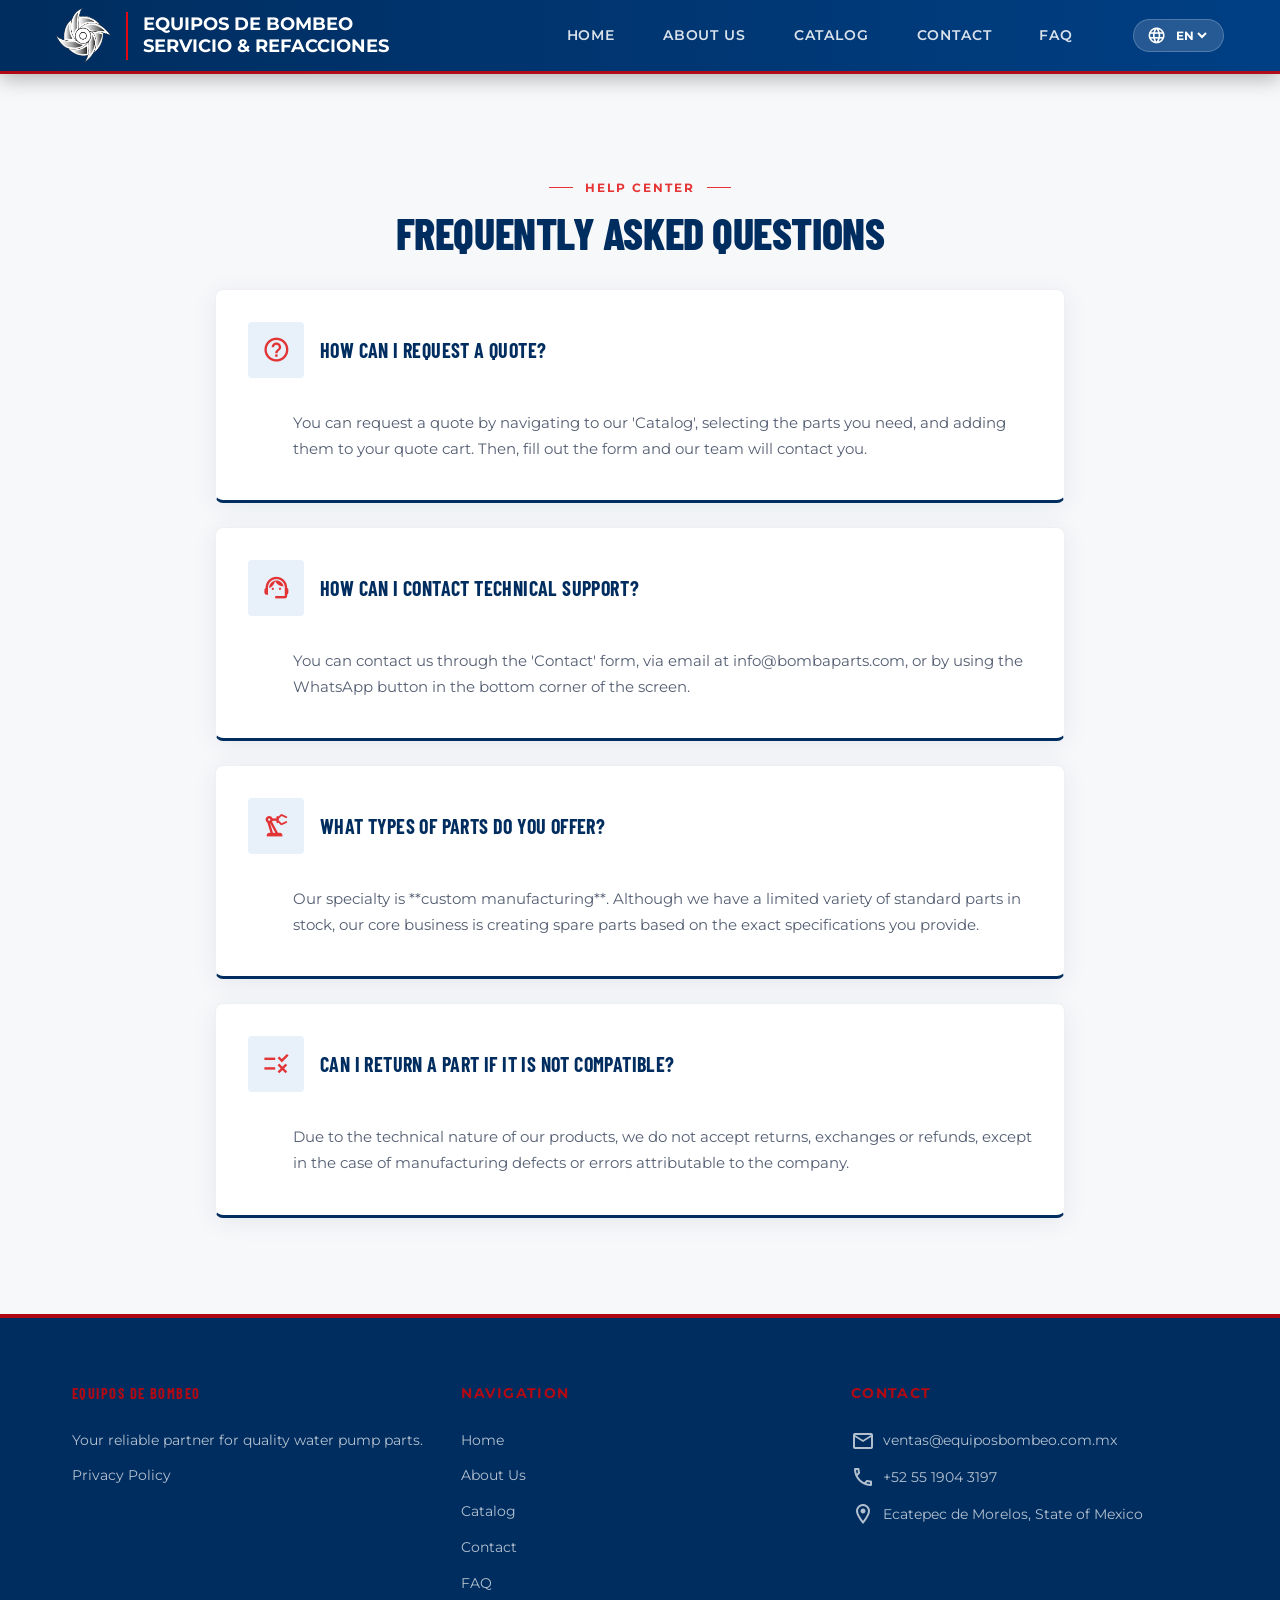
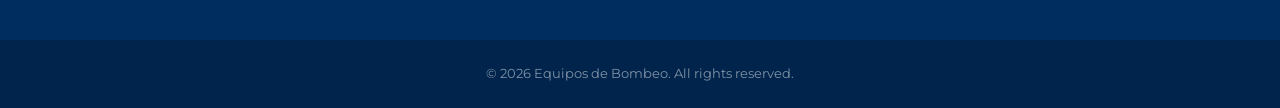
<file: public/Faq.html>
<!DOCTYPE html>
<html lang="es">
<head>
    <meta charset="UTF-8">
    <meta name="viewport" content="width=device-width, initial-scale=1.0">
    <title data-i18n="faq_page_title">Preguntas Frecuentes</title>
    <link rel="icon" type="image/png" href="assets/img/logo2.png">
    
    <link rel="preconnect" href="https://fonts.googleapis.com">
    
    <link rel="preconnect" href="https://fonts.googleapis.com">
    <link rel="preconnect" href="https://fonts.gstatic.com" crossorigin>
    <link href="https://fonts.googleapis.com/css2?family=Barlow+Condensed:wght@600;700;800&family=Montserrat:wght@400;500;600;700&display=swap" rel="stylesheet">
    <link href="https://fonts.googleapis.com/icon?family=Material+Icons+Outlined" rel="stylesheet">
    
    <link rel="stylesheet" href="assets\public\css\styles.css">
    <link rel="stylesheet" href="assets\public\css\responsive.css">
    <link rel="stylesheet" href="assets\public\css\faq.css">
</head>
<body>

<header id="main-header" role="banner">
  <div class="header-inner container">
    <div class="brand-container">
      <div class="brand-icon">
        <img src="assets/img/logo2.png" alt="Logo Equipos de Bombeo" class="custom-logo" />
      </div>
      <div class="brand-divider"></div>
      <div class="brand-text">
        <div class="brand-title">EQUIPOS DE BOMBEO</div>
        <div class="brand-title">SERVICIO & REFACCIONES</div>
      </div>
    </div>

    <button id="menu-toggle" class="mobile-menu-btn" aria-label="Abrir menú">
        <span class="material-icons-outlined">menu</span>
    </button>

    <nav class="nav-menu">
      <a href="Index.html" class="nav-link" data-i18n="nav_home">Inicio</a>
      <a href="Nosotros.html" class="nav-link" data-i18n="nav_about">Nosotros</a>
      <a href="catalogo.html" class="nav-link" data-i18n="nav_catalog">Catálogo</a>
      <a href="Contacto.html" class="nav-link" data-i18n="nav_contact">Contacto</a>
      <a href="Faq.html" class="nav-link" data-i18n="nav_faq">Preguntas Frecuentes</a>
      
      <div class="lang-selector">
        <span class="material-icons-outlined">language</span>
        <select id="language-picker">
          <option value="es">ES</option>
          <option value="en">EN</option>
        </select>
      </div>
    </nav>
  </div>
</header>

    <main>
        <section class="faq-page container">
            <header class="features-header text-center">
                <p class="section-eyebrow" data-i18n="faq_eyebrow">Centro de Ayuda</p>
                <h1 class="section-title" data-i18n="faq_header_title">Preguntas Frecuentes</h1>
            </header>

            <div class="faq-list">
                
                <article class="faq-item feature-card">
                    <div class="faq-question">
                        <span class="material-icons-outlined">help_outline</span>
                        <h3 data-i18n="faq_q1">¿Cómo puedo solicitar una cotización?</h3>
                    </div>
                    <p data-i18n="faq_a1">Puede solicitar una cotización navegando a nuestro 'Catálogo', seleccionando las piezas que necesita y añadiéndolas a su carrito de cotización. Posteriormente, complete el formulario y nuestro equipo se pondrá en contacto con usted.</p>
                </article>

                <!--  PARA UN FUTURO 
                        <article class="faq-item feature-card">
                            <div class="faq-question">
                                <span class="material-icons-outlined">local_shipping</span>
                                <h3 data-i18n="faq_q3">¿Realizan envíos internacionales?</h3>
                            </div>
                            <p data-i18n="faq_a3">Sí, realizamos envíos a nivel internacional. Los costos y tiempos de envío pueden variar según el destino. Por favor, contáctenos para obtener detalles específicos sobre su ubicación.</p>
                        </article>  
                --> 

                <article class="faq-item feature-card">
                    <div class="faq-question">
                        <span class="material-icons-outlined">support_agent</span>
                        <h3 data-i18n="faq_q4">¿Cómo puedo contactar al soporte técnico?</h3>
                    </div>
                    <p data-i18n="faq_a4">Puede contactarnos a través del formulario de 'Contacto', vía email a info@bombaparts.com, o utilizando el botón de WhatsApp en la esquina inferior de la pantalla.</p>
                </article>

                <article class="faq-item feature-card">
                    <div class="faq-question">
                        <span class="material-icons-outlined">precision_manufacturing</span>
                        <h3 data-i18n="faq_q2">¿Qué tipos de piezas ofrecen?</h3>
                    </div>
                    <p data-i18n="faq_a2">
                        Nuestra especialidad es la **fabricación a la medida**. Aunque contamos con una variedad limitada de piezas estándar en stock, nuestro núcleo es crear refacciones basadas en las especificaciones exactas que usted nos proporcione.
                    </p>
                </article>

                <article class="faq-item feature-card">
                    <div class="faq-question">
                        <span class="material-icons-outlined">rule</span>
                        <h3 data-i18n="faq_q5">¿Puedo devolver una pieza si no es compatible?</h3>
                    </div>
                    <p data-i18n="faq_a5">
                        Debido a la naturaleza técnica de nuestros productos, no se aceptan devoluciones, cambios no reembolsos, salvo en caso de defectos de fabricación o errores atribuibles a la empresa.
                    </p>
                </article>

            </div>
        </section>
    </main>

<footer id="main-footer">
    <div class="footer-container container">
        <div class="footer-col about">
            <h4 class="footer-logo">EQUIPOS DE BOMBEO</h4>
            <p data-i18n="footer_about_desc">Su socio confiable para piezas de bomba de agua de calidad.</p>
            <li><a href="aviso-de-privacidad.html" data-i18n="nav_privacidad">Aviso de Privacidad</a></li>
        </div>
        
        <div class="footer-col links">
            <h4 data-i18n="footer_nav_title">Navegación</h4>
            <ul>
                <li><a href="Index.html" data-i18n="nav_home">Inicio</a></li>
                <li><a href="Nosotros.html" data-i18n="nav_about">Nosotros</a></li>
                <li><a href="catalogo.html" data-i18n="nav_catalog">Catálogo</a></li>
                <li><a href="Contacto.html" data-i18n="nav_contact">Contacto</a></li>
                <li><a href="Faq.html" data-i18n="nav_faq">Preguntas Frecuentes</a></li>
            </ul>
        </div>
        
        <div class="footer-col contact">
            <h4 data-i18n="footer_contact_title">Contacto</h4>
            <p><span class="material-icons-outlined">email</span> ventas@equiposbombeo.com.mx</p>
            <p><span class="material-icons-outlined">phone</span>+52 55 1904 3197</p>
            <p>
                <span class="material-icons-outlined">location_on</span> 
                <span data-i18n="footer_address">Ecatepec de Morelos, Estado de Méxica</span>
            </p>
        </div>
    </div>
    <div class="footer-bottom">
        <p data-i18n="footer_copyright">© 2026 Equipos de Bombeo. Todos los derechos reservados.</p>
    </div>
</footer>

    <script src="assets\public\js\script_web.js"></script>
    <script src="assets\public\js\traducciones.js"></script>
</body>
</html>
</file>
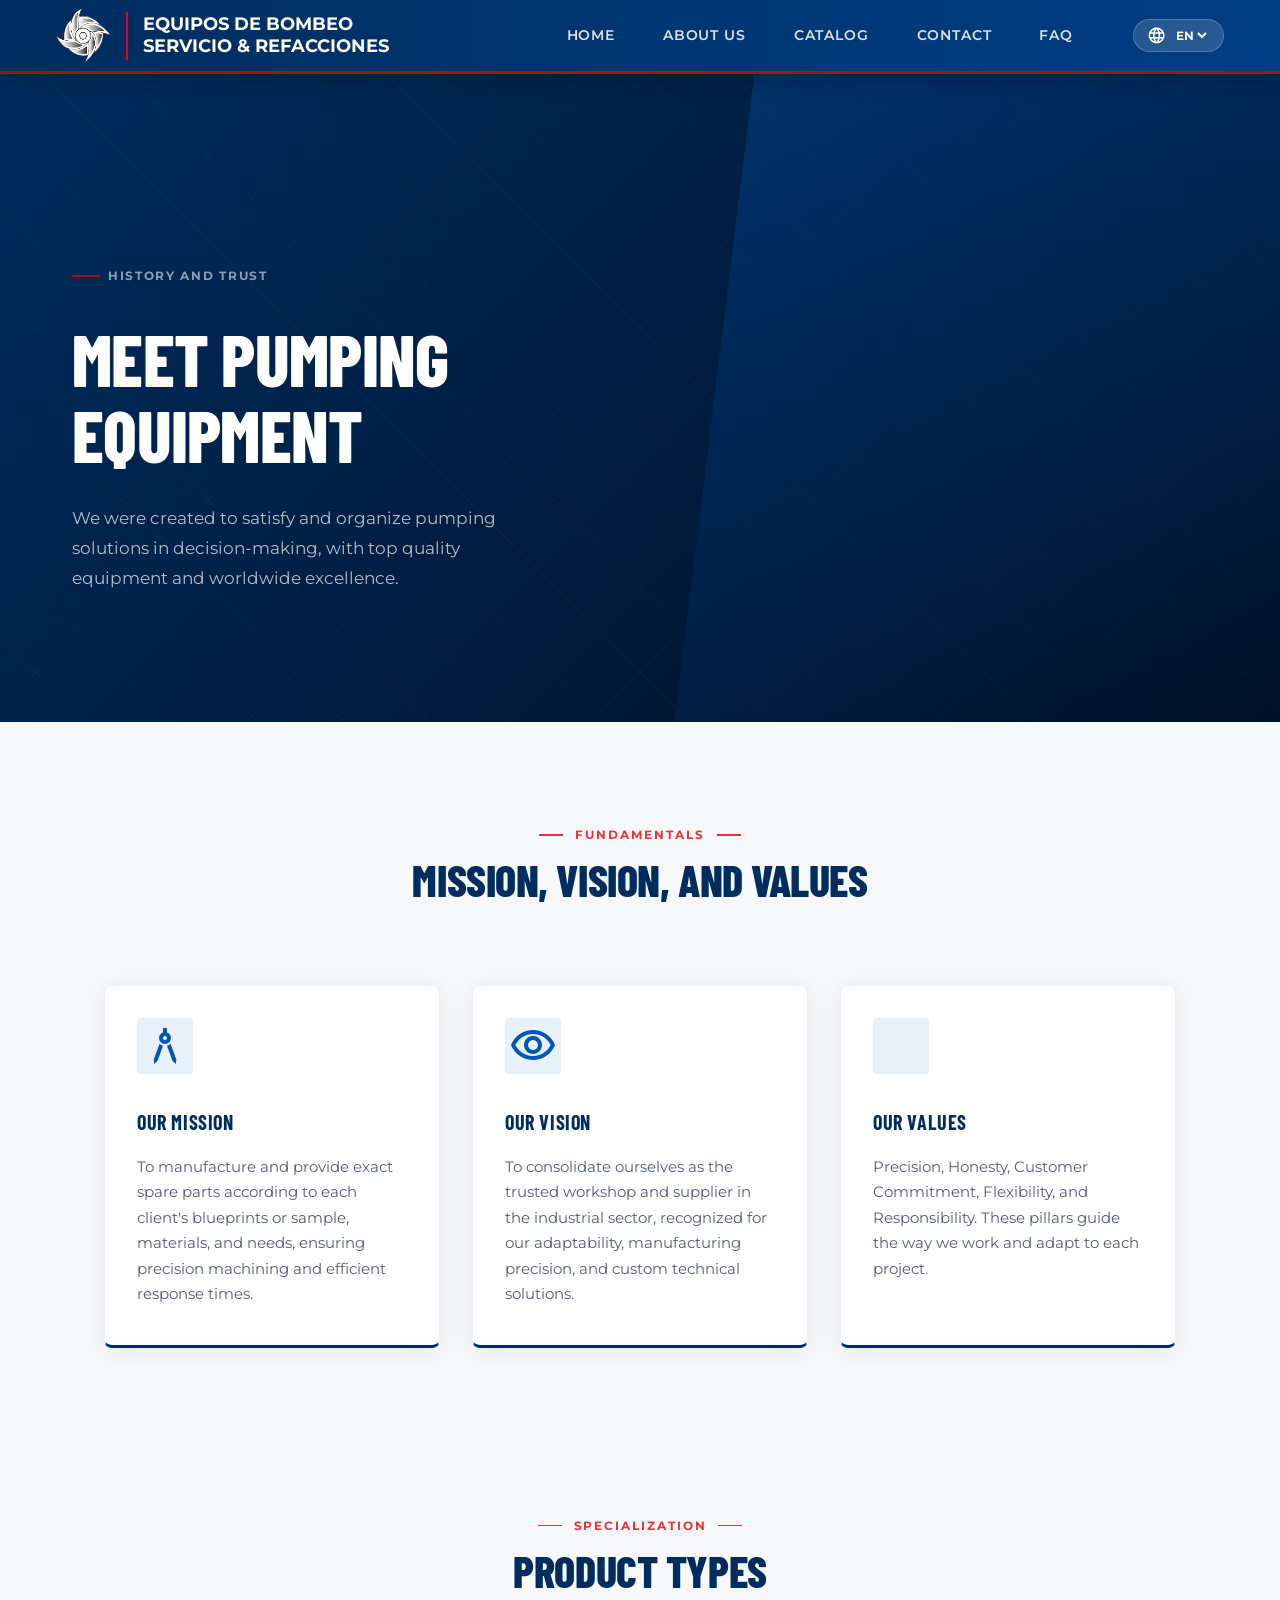
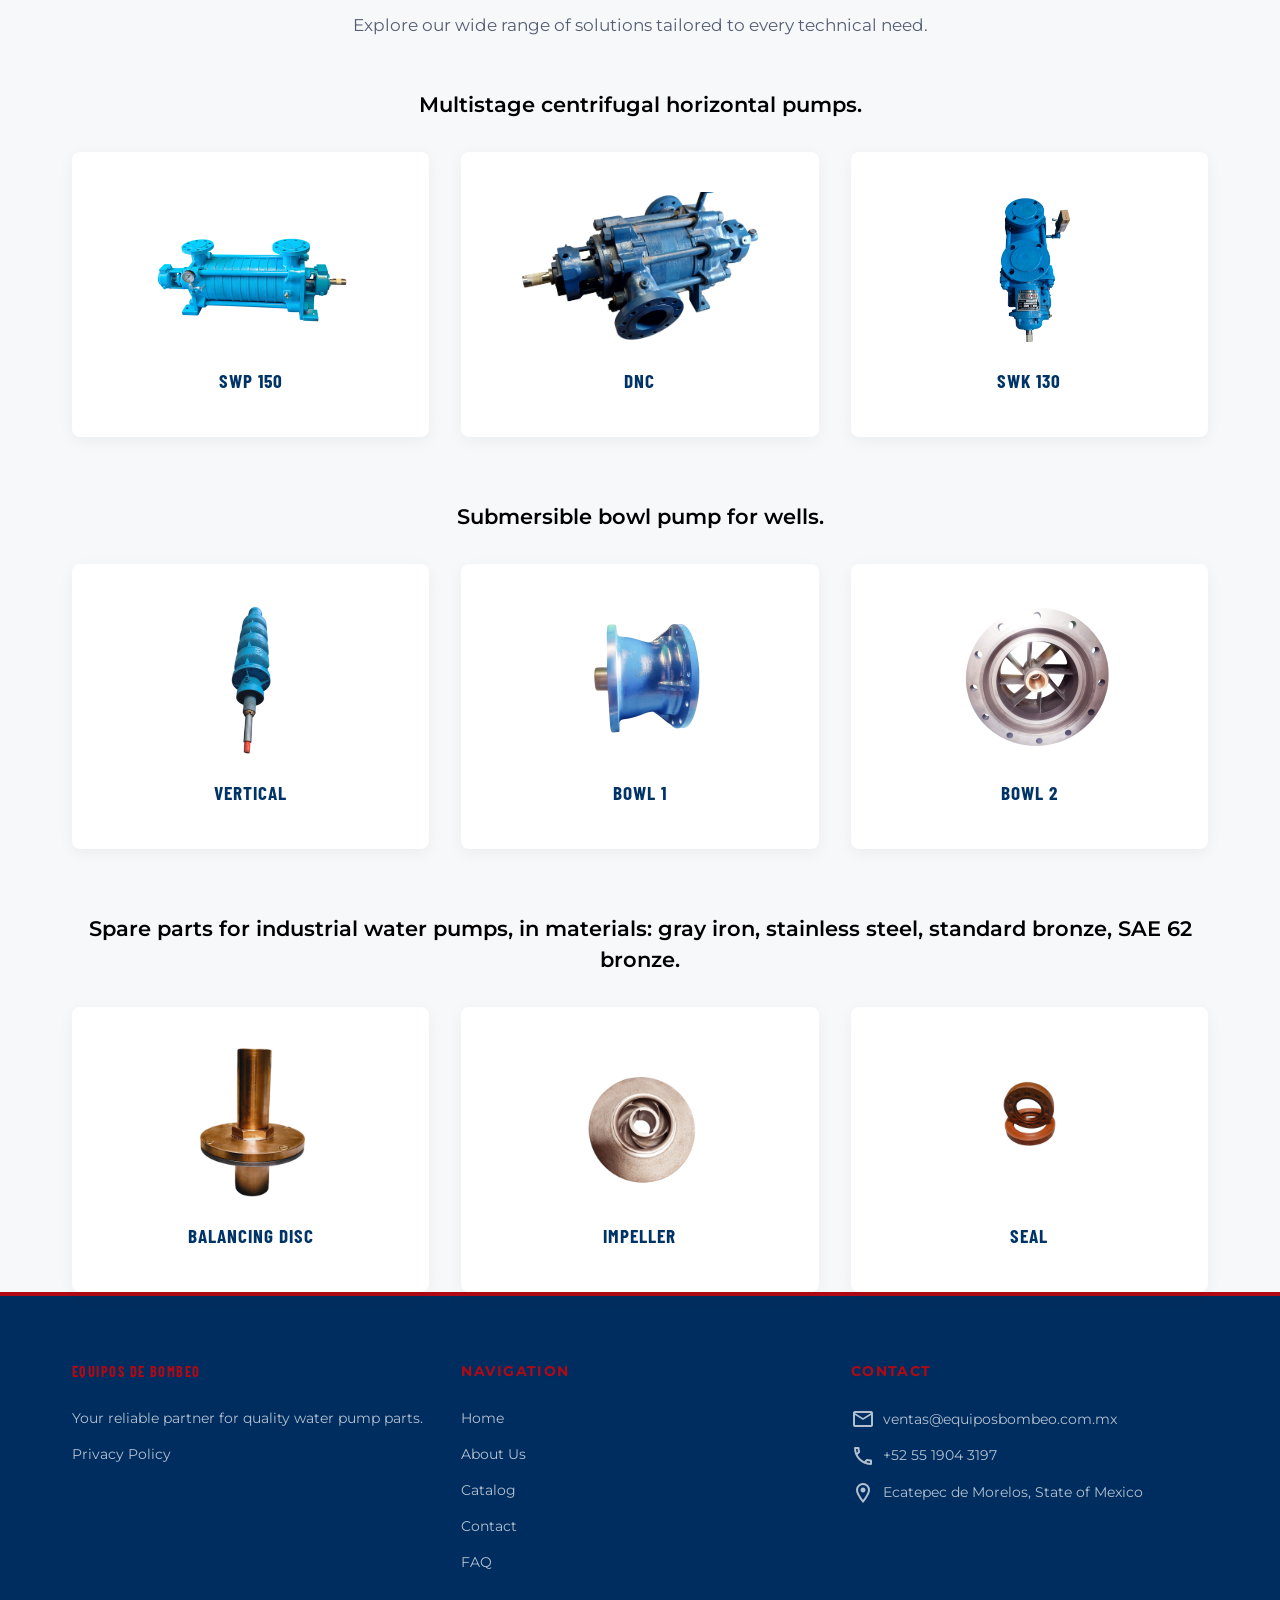
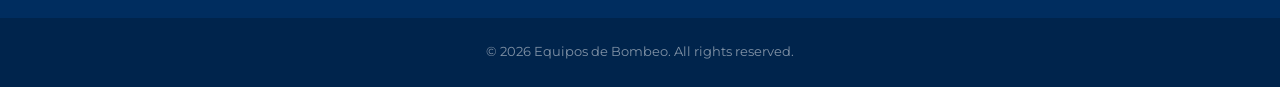
<file: public/Nosotros.html>
<!DOCTYPE html>
<html lang="es">
<head>
    <meta charset="UTF-8">
    <meta name="viewport" content="width=device-width, initial-scale=1.0">
    <title data-i18n="about_page_title">Nuestra Historia</title>
    <link rel="icon" type="image/png" href="assets/img/logo2.png">
    
    <link rel="preconnect" href="https://fonts.googleapis.com">
    
    <!-- Fonts & Icons -->
    <link rel="preconnect" href="https://fonts.googleapis.com">
    <link rel="preconnect" href="https://fonts.gstatic.com" crossorigin>
    <link href="https://fonts.googleapis.com/css2?family=Barlow+Condensed:wght@600;700;800&family=Montserrat:wght@400;500;600;700&display=swap" rel="stylesheet">
    <link href="https://fonts.googleapis.com/icon?family=Material+Icons+Outlined" rel="stylesheet">
    
    <!-- Stylesheets -->
    <link rel="stylesheet" href="assets\public\css\styles.css">
    <link rel="stylesheet" href="assets\public\css\responsive.css">
    <link rel="stylesheet" href="assets\public\css\nosotros.css">
</head>
<body>

        <header id="main-header" role="banner">
  <div class="header-inner container">
    <!-- Branding según la imagen -->
    <div class="brand-container">
      <div class="brand-icon">
        <img src="assets/img/logo2.png" alt="Logo Equipos de Bombeo" class="custom-logo" />
      </div>
      <div class="brand-divider"></div>
      <div class="brand-text">
        <div class="brand-title">EQUIPOS DE BOMBEO</div>
        <div class="brand-title">SERVICIO & REFACCIONES</div>
      </div>
    </div>

    <!-- NUEVO: Botón de Hamburguesa -->
    <button id="menu-toggle" class="mobile-menu-btn" aria-label="Abrir menú">
        <span class="material-icons-outlined">menu</span>
    </button>

    <!-- Navegación -->
    <nav class="nav-menu">
      <a href="Index.html" class="nav-link" data-i18n="nav_home">Inicio</a>
      <a href="Nosotros.html" class="nav-link" data-i18n="nav_about">Nosotros</a>
      <a href="catalogo.html" class="nav-link" data-i18n="nav_catalog">Catálogo</a>
      <a href="Contacto.html" class="nav-link" data-i18n="nav_contact">Contacto</a>
      <a href="Faq.html" class="nav-link" data-i18n="nav_faq">Preguntas Frecuentes</a>
      
      <!-- Selector de Idioma -->
      <div class="lang-selector">
        <span class="material-icons-outlined">language</span>
        <select id="language-picker">
          <option value="es">ES</option>
          <option value="en">EN</option>
        </select>
      </div>
    </nav>
  </div>
</header>

    <main>
        <!-- Hero Secundario -->
        <section class="hero" id="about-hero-section">
            <div class="hero-content container">
                <p class="hero-eyebrow" data-i18n="about_eyebrow">Trayectoria y Confianza</p>
                <h1 data-i18n="about_hero_title">Conozca Equipos de Bombeo:</h1>
                <p class="hero-desc" data-i18n="about_hero_desc">
                    Fuimos creados con el fin de satisfacer y organizar soluciones de bombeo en la toma de decisiones, con equipos de primera calidad y excelencia mundial.
                </p>
            </div>
        </section>

        <!-- Misión, Visión y Valores -->
        <section class="mission-vision container">
            <div class="features-header text-center">
                <p class="section-eyebrow" data-i18n="mvv_eyebrow">Fundamentos</p>
                <h2 class="section-title" data-i18n="mvv_title">Misión, Visión y Valores</h2>
            </div>
            <div class="features">
                <article class="feature-card">
                    <span class="material-icons-outlined">architecture</span>
                    <h3 data-i18n="mission_title">Nuestra Misión</h3>
                    <p data-i18n="mission_desc">Fabricar y proveer refacciones exactas según los planos, materiales y necesidades de cada cliente, garantizando un maquinado de precisión y tiempos de respuesta eficientes.</p>
                </article>
                
                <article class="feature-card">
                    <span class="material-icons-outlined">visibility</span>
                    <h3 data-i18n="vision_title">Nuestra Visión</h3>
                    <p data-i18n="vision_desc">Consolidarnos como el taller y proveedor de confianza en el sector industrial, reconocidos por nuestra capacidad de adaptación, precisión en la fabricación y soluciones técnicas a medida.</p>
                </article>
                
                <article class="feature-card">
                    <span class="material-icons-outlined">settings_suggest</span>
                    <h3 data-i18n="values_title">Nuestros Valores</h3>
                    <p data-i18n="values_desc">Precisión, Honestidad, Compromiso con el Cliente, Flexibilidad y Responsabilidad. Estos pilares guían nuestra forma de trabajar y de adaptarnos a cada proyecto.</p>
                </article>
            </div>
        </section>

        <!-- Sección de Productos Informativa -->
        <section class="products-section container">
            <div class="features-header text-center"> <!-- Añadida clase text-center -->
                <p class="section-eyebrow" data-i18n="prod_eyebrow">Especialización</p>
                <h2 class="section-title" data-i18n="prod_types_title">Tipos de Productos</h2>
                <p class="hero-desc mx-auto" data-i18n="prod_types_desc">
                    Refacciones para bombas industriales de agua, en materiales, hierro, gris, acero inoxidable, bronce estándar, bronce SAE 62
                </p>
            </div>
            
            <div class="product-grid" id="product-grid">
                <!-- Las imágenes se cargarán aquí simétricamente -->
            </div>
        </section>
    </main>

    <!-- FOOTER ACTUALIZADO -->
<footer id="main-footer">
    <div class="footer-container container">
        <div class="footer-col about">
            <h4 class="footer-logo">EQUIPOS DE BOMBEO</h4>
            <p data-i18n="footer_about_desc">Su socio confiable para piezas de bomba de agua de calidad.</p>
            <li><a href="aviso-de-privacidad.html" data-i18n="nav_privacidad">Aviso de Privacidad</a></li>
        </div>
        
        <div class="footer-col links">
            <h4 data-i18n="footer_nav_title">Navegación</h4>
            <ul>
                <li><a href="Index.html" data-i18n="nav_home">Inicio</a></li>
                <li><a href="Nosotros.html" data-i18n="nav_about">Nosotros</a></li>
                <li><a href="catalogo.html" data-i18n="nav_catalog">Catálogo</a></li>
                <li><a href="Contacto.html" data-i18n="nav_contact">Contacto</a></li>
                <li><a href="Faq.html" data-i18n="nav_faq">Preguntas Frecuentes</a></li>
            </ul>
        </div>
        
        <div class="footer-col contact">
            <h4 data-i18n="footer_contact_title">Contacto</h4>
            <p><span class="material-icons-outlined">email</span> ventas@equiposbombeo.com.mx</p>
            <p><span class="material-icons-outlined">phone</span>+52 55 1904 3197</p>
            <p>
                <span class="material-icons-outlined">location_on</span> 
                <span data-i18n="footer_address">Ecatepec de Morelos, Estado de Méxica</span>
            </p>
        </div>
    </div>
    <div class="footer-bottom">
        <p data-i18n="footer_copyright">© 2026 Equipos de Bombeo. Todos los derechos reservados.</p>
    </div>
</footer>

    <script src="assets/public/js/script_web.js"></script>
    <script src="assets/public/js/traducciones.js"></script>
</body>
</html>
</file>
<file: fpdf/fpdf.css>
body {font-family:"Times New Roman",serif}
h1 {font:bold 135% Arial,sans-serif; color:#4000A0; margin-bottom:0.9em}
h2 {font:bold 95% Arial,sans-serif; color:#900000; margin-top:1.5em; margin-bottom:1em}
dl.param dt {text-decoration:underline}
dl.param dd {margin-top:1em; margin-bottom:1em}
dl.param ul {margin-top:1em; margin-bottom:1em}
tt, code, kbd {font-family:"Courier New",Courier,monospace; font-size:82%}
div.source {margin-top:1.4em; margin-bottom:1.3em}
div.source pre {display:table; border:1px solid #24246A; width:100%; margin:0em; font-family:inherit; font-size:100%}
div.source code {display:block; border:1px solid #C5C5EC; background-color:#F0F5FF; padding:6px; color:#000000}
div.doc-source {margin-top:1.4em; margin-bottom:1.3em}
div.doc-source pre {display:table; width:100%; margin:0em; font-family:inherit; font-size:100%}
div.doc-source code {display:block; background-color:#E0E0E0; padding:4px}
.kw {color:#000080; font-weight:bold}
.str {color:#CC0000}
.cmt {color:#008000}
p.demo {text-align:center; margin-top:-0.9em}
a.demo {text-decoration:none; font-weight:bold; color:#0000CC}
a.demo:link {text-decoration:none; font-weight:bold; color:#0000CC}
a.demo:hover {text-decoration:none; font-weight:bold; color:#0000FF}
a.demo:active {text-decoration:none; font-weight:bold; color:#0000FF}
</file>
